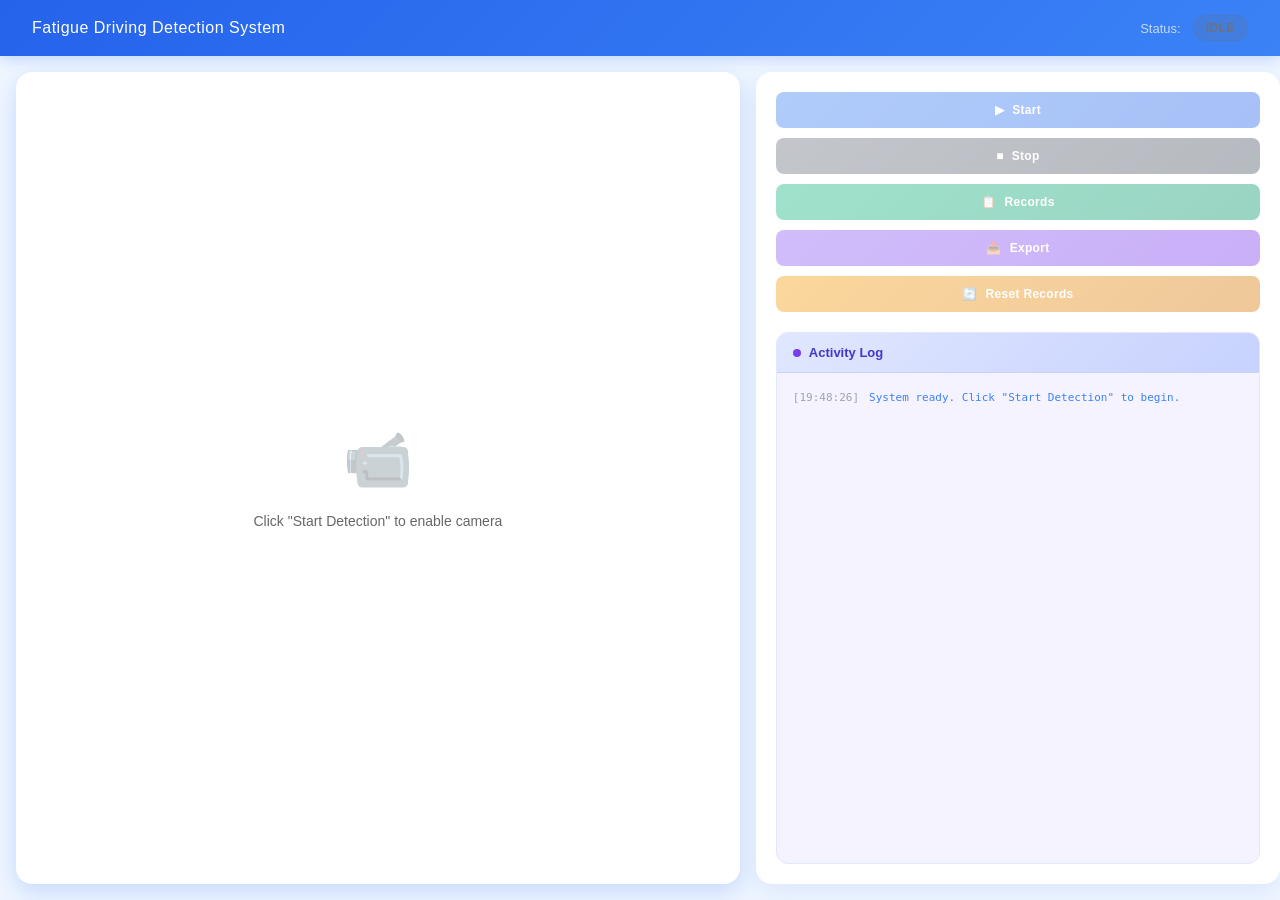
<file: index.html>
<!DOCTYPE html>
<html lang="en">
<head>
    <meta charset="UTF-8">
    <meta name="viewport" content="width=device-width, initial-scale=1.0">
    <title>Fatigue Driving Detection System</title>
    <style>
        /* ==================== CSS Reset & Base Styles ==================== */
        * {
            margin: 0;
            padding: 0;
            box-sizing: border-box;
        }

        :root {
            --primary-900: #1e3a5f;
            --primary-700: #2563eb;
            --primary-500: #3b82f6;
            --primary-300: #60a5fa;
            --primary-100: #dbeafe;
            --primary-50: #eff6ff;
            
            --status-idle: #6b7280;
            --status-active: #2563eb;
            --status-warning: #f59e0b;
            --status-danger: #dc2626;
            --status-success: #059669;
            
            --neutral-white: #ffffff;
            --neutral-100: #f3f4f6;
            --neutral-200: #e5e7eb;
            --neutral-500: #6b7280;
            --neutral-700: #374151;
        }

        body {
            font-family: -apple-system, BlinkMacSystemFont, 'Segoe UI', Roboto, Oxygen, Ubuntu, sans-serif;
            height: 100vh;
            overflow: hidden;
            background-color: var(--primary-50);
        }

        /* ==================== Header / Status Bar ==================== */
        .status-bar {
            width: 100%;
            height: 56px;
            background: linear-gradient(135deg, var(--primary-700) 0%, var(--primary-500) 100%);
            display: flex;
            justify-content: space-between;
            align-items: center;
            padding: 0 32px;
            box-shadow: 0 4px 12px rgba(37, 99, 235, 0.2);
        }

        .project-name {
            color: #fff;
            font-size: 18px;
            font-weight: 500;
            letter-spacing: 0.5px;
        }

        .detection-status {
            display: flex;
            align-items: center;
            gap: 12px;
        }

        .status-label {
            color: rgba(255, 255, 255, 0.7);
            font-size: 13px;
        }

        .user-center-btn {
            padding: 8px 16px;
            background: rgba(255, 255, 255, 0.15);
            color: #fff;
            border: none;
            border-radius: 6px;
            font-size: 13px;
            font-weight: 500;
            cursor: pointer;
            transition: all 0.25s ease;
            text-decoration: none;
            display: flex;
            align-items: center;
            gap: 6px;
        }

        .user-center-btn:hover {
            background: rgba(255, 255, 255, 0.25);
        }

        .current-user {
            color: #bfdbfe;
            font-weight: 600;
            margin-right: 12px;
        }

        .status-value {
            padding: 6px 16px;
            border-radius: 20px;
            font-size: 13px;
            font-weight: 600;
            transition: all 0.3s ease;
            text-transform: uppercase;
            letter-spacing: 0.5px;
        }

        /* Status color variants */
        .status-value.idle {
            background-color: rgba(107, 114, 128, 0.2);
            color: var(--status-idle);
            border: 1px solid rgba(107, 114, 128, 0.3);
        }

        .status-value.active {
            background-color: rgba(37, 99, 235, 0.2);
            color: var(--primary-700);
            border: 1px solid rgba(37, 99, 235, 0.3);
        }

        .status-value.warning {
            background-color: rgba(245, 158, 11, 0.2);
            color: var(--status-warning);
            border: 1px solid rgba(245, 158, 11, 0.4);
            animation: pulse 1.5s infinite;
        }

        @keyframes pulse {
            0%, 100% { opacity: 1; }
            50% { opacity: 0.7; }
        }

        /* ==================== Main Container ==================== */
        .main-container {
            display: flex;
            height: calc(100vh - 56px);
            padding: 20px;
            gap: 20px;
        }

        /* ==================== Camera Section (60%) ==================== */
        .camera-section {
            flex: 0 0 60%;
            display: flex;
            justify-content: center;
            align-items: center;
            position: relative;
        }

        .video-container {
            width: 100%;
            height: 100%;
            border-radius: 16px;
            overflow: hidden;
            background-color: #ffffff;
            display: flex;
            justify-content: center;
            align-items: center;
            box-shadow: 0 8px 24px rgba(37, 99, 235, 0.2);
            position: relative;
        }

        #videoElement {
            width: 100%;
            height: 100%;
            object-fit: cover;
            display: none;
        }

        .camera-placeholder {
            color: rgba(0, 0, 0, 0.5);
            font-size: 16px;
            text-align: center;
            padding: 40px;
        }

        .camera-placeholder .icon {
            font-size: 56px;
            margin-bottom: 20px;
            display: block;
            opacity: 0.6;
        }

        .camera-placeholder p {
            color: rgba(0, 0, 0, 0.6);
            font-size: 14px;
        }

        /* ==================== Canvas for Detection Boxes ==================== */
        #detectionCanvas {
            position: absolute;
            top: 0;
            left: 0;
            width: 100%;
            height: 100%;
            pointer-events: none;
            z-index: 5;
        }

        /* Detection Status Text */
        #detectionStatusText {
            position: absolute;
            top: 16px;
            left: 50%;
            transform: translateX(-50%);
            padding: 8px 20px;
            border-radius: 20px;
            font-size: 14px;
            font-weight: 600;
            display: none;
            z-index: 15;
            backdrop-filter: blur(8px);
            box-shadow: 0 2px 12px rgba(0, 0, 0, 0.15);
        }

        #detectionStatusText.normal {
            background-color: rgba(5, 150, 105, 0.9);
            color: #fff;
        }

        #detectionStatusText.warning {
            background-color: rgba(220, 38, 38, 0.9);
            color: #fff;
            animation: statusPulse 0.5s infinite;
        }

        @keyframes statusPulse {
            0%, 100% { opacity: 1; }
            50% { opacity: 0.7; }
        }

        /* No Face Detected Message */
        #noFaceMessage {
            position: absolute;
            top: 50%;
            left: 50%;
            transform: translate(-50%, -50%);
            padding: 12px 24px;
            background-color: rgba(0, 0, 0, 0.7);
            color: #fff;
            border-radius: 8px;
            font-size: 14px;
            display: none;
            z-index: 10;
        }

        /* Real-time Status Overlay */
        .status-overlay {
            position: absolute;
            top: 16px;
            right: 16px;
            padding: 8px 16px;
            border-radius: 6px;
            font-size: 13px;
            font-weight: 600;
            display: none;
            z-index: 10;
            backdrop-filter: blur(8px);
        }

        .status-overlay.normal {
            background-color: rgba(37, 99, 235, 0.85);
            color: #fff;
            box-shadow: 0 2px 12px rgba(37, 99, 235, 0.3);
        }

        .status-overlay.fatigue {
            background-color: rgba(220, 38, 38, 0.85);
            color: #fff;
            box-shadow: 0 2px 12px rgba(220, 38, 38, 0.3);
            animation: pulse-overlay 1s infinite;
        }

        .status-overlay.exception {
            background-color: rgba(245, 158, 11, 0.85);
            color: #fff;
            box-shadow: 0 2px 12px rgba(245, 158, 11, 0.3);
        }

        @keyframes pulse-overlay {
            0%, 100% { opacity: 1; transform: scale(1); }
            50% { opacity: 0.85; transform: scale(1.02); }
        }

        /* ==================== Operation Section (40%) ==================== */
        .operation-section {
            flex: 0 0 40%;
            background-color: var(--neutral-white);
            padding: 24px;
            border-radius: 16px;
            display: flex;
            flex-direction: column;
            position: relative;
            box-shadow: 0 8px 24px rgba(37, 99, 235, 0.1);
        }

        /* Warning Popup */
        .warning-popup {
            position: absolute;
            top: -14px;
            left: 50%;
            transform: translateX(-50%);
            background: linear-gradient(135deg, #dc2626 0%, #b91c1c 100%);
            color: #fff;
            padding: 12px 28px;
            border-radius: 6px;
            font-size: 14px;
            font-weight: 600;
            display: none;
            z-index: 100;
            box-shadow: 0 6px 16px rgba(220, 38, 38, 0.3);
            animation: slideDown 0.35s cubic-bezier(0.4, 0, 0.2, 1);
            white-space: nowrap;
        }

        .warning-popup::after {
            content: '';
            position: absolute;
            bottom: -7px;
            left: 50%;
            transform: translateX(-50%);
            border-width: 7px 7px 0;
            border-style: solid;
            border-color: #b91c1c transparent transparent;
        }

        @keyframes slideDown {
            from {
                opacity: 0;
                transform: translateX(-50%) translateY(-15px);
            }
            to {
                opacity: 1;
                transform: translateX(-50%) translateY(0);
            }
        }

        /* Button Group */
        .button-group {
            display: grid;
            grid-template-columns: 1fr 1fr;
            gap: 10px;
            margin-bottom: 20px;
        }

        .btn {
            width: 100%;
            padding: 12px 16px;
            border: none;
            border-radius: 8px;
            font-size: 13px;
            font-weight: 600;
            cursor: pointer;
            transition: all 0.25s ease;
            display: flex;
            align-items: center;
            justify-content: center;
            gap: 8px;
            letter-spacing: 0.3px;
        }

        .btn-full {
            grid-column: 1 / -1;
        }

        .btn-start {
            background: linear-gradient(135deg, #3b82f6 0%, #2563eb 100%);
            color: #fff;
        }

        .btn-start:hover:not(:disabled) {
            transform: translateY(-2px);
            box-shadow: 0 6px 20px rgba(59, 130, 246, 0.35);
        }

        .btn-stop {
            background: linear-gradient(135deg, #6b7280 0%, #4b5563 100%);
            color: #fff;
        }

        .btn-stop:hover:not(:disabled) {
            background: linear-gradient(135deg, #ef4444 0%, #dc2626 100%);
            box-shadow: 0 6px 20px rgba(239, 68, 68, 0.35);
        }

        .btn-records {
            background: linear-gradient(135deg, #10b981 0%, #059669 100%);
            color: #fff;
        }

        .btn-records:hover:not(:disabled) {
            transform: translateY(-2px);
            box-shadow: 0 6px 20px rgba(16, 185, 129, 0.35);
        }

        .btn-export {
            background: linear-gradient(135deg, #8b5cf6 0%, #7c3aed 100%);
            color: #fff;
        }

        .btn-export:hover:not(:disabled) {
            transform: translateY(-2px);
            box-shadow: 0 6px 20px rgba(139, 92, 246, 0.35);
        }

        .btn-reset {
            background: linear-gradient(135deg, #f59e0b 0%, #d97706 100%);
            color: #fff;
        }

        .btn-reset:hover:not(:disabled) {
            transform: translateY(-2px);
            box-shadow: 0 6px 20px rgba(245, 158, 11, 0.35);
        }

        .btn:disabled {
            opacity: 0.4;
            cursor: not-allowed;
            transform: none !important;
        }

        .btn:active:not(:disabled) {
            transform: translateY(0);
        }

        /* Log Section */
        .log-section {
            flex: 1;
            border: 1px solid #e0e7ff;
            border-radius: 12px;
            background-color: #f5f3ff;
            overflow: hidden;
            display: flex;
            flex-direction: column;
        }

        .log-header {
            padding: 12px 16px;
            background: linear-gradient(135deg, #e0e7ff 0%, #c7d2fe 100%);
            border-bottom: 1px solid #c7d2fe;
            font-size: 13px;
            font-weight: 600;
            color: #4338ca;
            display: flex;
            align-items: center;
            gap: 8px;
        }

        .log-header::before {
            content: '';
            display: inline-block;
            width: 8px;
            height: 8px;
            border-radius: 50%;
            background-color: #7c3aed;
        }

        .log-content {
            flex: 1;
            padding: 12px 16px;
            overflow-y: auto;
            font-family: 'SF Mono', 'Monaco', 'Inconsolata', monospace;
            font-size: 12px;
            line-height: 1.7;
            color: #6b7280;
        }

        .log-content::-webkit-scrollbar {
            width: 5px;
        }

        .log-content::-webkit-scrollbar-track {
            background: transparent;
        }

        .log-content::-webkit-scrollbar-thumb {
            background: #d1d5db;
            border-radius: 3px;
        }

        .log-item {
            margin-bottom: 6px;
            padding: 4px 0;
            border-bottom: 1px solid #f3f4f6;
        }

        .log-item:last-child {
            border-bottom: none;
        }

        .log-item .time {
            color: #9ca3af;
            margin-right: 10px;
            font-size: 11px;
        }

        .log-item.info { color: #3b82f6; }
        .log-item.success { color: #10b981; }
        .log-item.warning { color: #f59e0b; }
        .log-item.error { color: #ef4444; }

        /* ==================== Responsive Design ==================== */
        
        /* 1920x1080 (Full HD) */
        @media screen and (min-width: 1600px) {
            .main-container {
                padding: 24px;
                gap: 24px;
            }
            
            .project-name {
                font-size: 20px;
            }
            
            .btn {
                padding: 14px 20px;
                font-size: 14px;
            }
            
            .log-content {
                font-size: 13px;
            }
        }

        /* 1366x768 */
        @media screen and (max-width: 1366px) {
            .main-container {
                padding: 16px;
                gap: 16px;
            }

            .project-name {
                font-size: 16px;
            }

            .status-value {
                padding: 5px 12px;
                font-size: 12px;
            }

            .btn {
                padding: 11px 14px;
                font-size: 12px;
            }

            .operation-section {
                padding: 20px;
            }

            .log-content {
                font-size: 11px;
            }
        }

        /* 1280x720 */
        @media screen and (max-width: 1280px) {
            .camera-section {
                flex: 0 0 58%;
            }

            .operation-section {
                flex: 0 0 42%;
            }

            .button-group {
                grid-template-columns: 1fr;
            }

            .btn-full {
                grid-column: 1;
            }
        }

        /* 1024x768 and below */
        @media screen and (max-width: 1024px) {
            .status-bar {
                padding: 0 20px;
            }

            .camera-section {
                flex: 0 0 55%;
            }

            .operation-section {
                flex: 0 0 45%;
            }

            .project-name {
                font-size: 14px;
            }

            .status-label {
                display: none;
            }
        }

        /* Small screens */
        @media screen and (max-width: 768px) {
            .main-container {
                flex-direction: column;
                padding: 12px;
                gap: 12px;
            }

            .camera-section,
            .operation-section {
                flex: 0 0 auto;
            }

            .camera-section {
                height: 40vh;
            }

            .operation-section {
                height: auto;
                min-height: 300px;
            }
        }
    </style>
</head>
<body>
    <!-- Header -->
    <header class="status-bar">
        <div class="project-name">Fatigue Driving Detection System</div>
        <div class="detection-status">
            <span id="currentUserDisplay" class="current-user" style="display: none;"></span>
            <a id="userCenterLink" href="login.html" class="user-center-btn" style="display: none;">
                <span>&#128100;</span> User Center
            </a>
            <span class="status-label">Status:</span>
            <span id="statusValue" class="status-value idle">Idle</span>
        </div>
    </header>

    <!-- Main Content -->
    <main class="main-container">
        <!-- Camera Section -->
        <section class="camera-section">
            <div class="video-container">
                <video id="videoElement" autoplay playsinline></video>
                <canvas id="detectionCanvas"></canvas>
                <div id="cameraPlaceholder" class="camera-placeholder">
                    <span class="icon">&#128249;</span>
                    <p>Click "Start Detection" to enable camera</p>
                </div>
                <!-- Detection Status Text -->
                <div id="detectionStatusText" class="detection-status-text normal">Normal Detection</div>
                <!-- No Face Message -->
                <div id="noFaceMessage">No face detected</div>
                <!-- Real-time Status Overlay -->
                <div id="statusOverlay" class="status-overlay normal">Normal</div>
            </div>
        </section>

        <!-- Operation Section -->
        <section class="operation-section">
            <!-- Warning Popup -->
            <div id="warningPopup" class="warning-popup">
                &#9888; Fatigue Warning: <span id="warningType">Eye Closed</span>
            </div>

            <!-- Button Group -->
            <div class="button-group">
                <button id="btnStart" class="btn btn-start">
                    <span>&#9654;</span> Start
                </button>
                <button id="btnStop" class="btn btn-stop" disabled>
                    <span>&#9632;</span> Stop
                </button>
                <button id="btnRecords" class="btn btn-records">
                    <span>&#128203;</span> Records
                </button>
                <button id="btnExport" class="btn btn-export">
                    <span>&#128229;</span> Export
                </button>
                <button id="btnReset" class="btn btn-reset btn-full">
                    <span>&#128260;</span> Reset Records
                </button>
            </div>

            <!-- Log Section -->
            <div class="log-section">
                <div class="log-header">Activity Log</div>
                <div id="logContent" class="log-content"></div>
            </div>
        </section>
    </main>

    <script>
        /**
         * ========================================
         * Fatigue Driving Detection System
         * Frontend Interactive Logic
         * Developer: Member 1
         * Date: 2026-03-01
         * ========================================
         */

        // ==================== Global Configuration ====================
        /**
         * Detection Configuration Parameters
         */
        const DETECTION_CONFIG = {
            // Frame Rate Control
            frameRate: 30,                   
            processInterval: 100,            
            
            // Box Colors
            colors: {
                face: { normal: '#ff8c00', warning: '#dc2626' },      
                eye: { normal: '#22c55e', warning: '#dc2626' },      
                head: { normal: '#eab308', warning: '#dc2626' }       
            },
            
            // Border Width
            borderWidth: {
                face: 3,
                eye: 2,
                head: 2
            },
            
            // Detection Thresholds
            thresholds: {
                eyeOpenRatio: 0.25,           
                eyeClosedDuration: 300,       
                headTiltAngle: 15,           
                nodInterval: 800
            },
            
            // Flash Interval
            flashInterval: 500,
            
            // Text Style
            textStyle: {
                fontSize: 14,
                fontFamily: 'Arial, sans-serif',
                color: '#ffffff',
                strokeColor: '#000000',
                strokeWidth: 2,
                backgroundColor: 'rgba(0, 0, 0, 0.6)',
                padding: '4px 8px',
                borderRadius: 4
            }
        };

        // ==================== Global Variables ====================
        let mediaStream = null;
        let isDetecting = false;
        let detectionTimer = null;
        let canvasContext = null;
        let animationFrameId = null;
        
        // Canvas size
        let canvasWidth = 0;
        let canvasHeight = 0;
        
        // Flashing state
        let flashState = false;
        let flashTimer = null;
        
        // Detection status data
        let currentDetectionData = {
            faceDetected: false,
            faceBox: null,            // {x, y, width, height}
            leftEyeBox: null,         // {x, y, width, height}
            rightEyeBox: null,        // {x, y, width, height}
            headBox: null,            // {x, y, width, height}
            eyeOpenRatio: 1.0,         // Eyelid opening and closing degree
            eyeClosedDuration: 0,     // Duration of eye closure (ms)
            headTiltAngle: 0,         // Head tilt angle (degrees)
            nodInterval: 0,          // Head nodding interval (ms)
            status: 'normal'          // normal/warning
        };
        
        // Time statistics
        let eyeClosedStartTime = null;
        let lastNodTime = null;
        
        const PROCESS_INTERVAL = 100;
        const STORAGE_KEY = 'currentUser';

        // ==================== DOM Elements ====================
        const videoElement = document.getElementById('videoElement');
        const cameraPlaceholder = document.getElementById('cameraPlaceholder');
        const statusValue = document.getElementById('statusValue');
        const statusOverlay = document.getElementById('statusOverlay');
        const warningPopup = document.getElementById('warningPopup');
        const warningType = document.getElementById('warningType');
        const logContent = document.getElementById('logContent');
        const btnStart = document.getElementById('btnStart');
        const btnStop = document.getElementById('btnStop');
        const btnRecords = document.getElementById('btnRecords');
        const btnExport = document.getElementById('btnExport');
        const btnReset = document.getElementById('btnReset');
        const currentUserDisplay = document.getElementById('currentUserDisplay');
        const userCenterLink = document.getElementById('userCenterLink');
        
        // Canvas - Detection Canvas
        const detectionCanvas = document.getElementById('detectionCanvas');
        const detectionStatusText = document.getElementById('detectionStatusText');
        const noFaceMessage = document.getElementById('noFaceMessage');

        // ==================== Initialization ====================
        /**
         * Initialize page function
         * Binds event listeners and initializes page state
         * @returns {void}
         */
        function initPage() {
            // Check login status first
            checkLoginStatus();
            
            // Initialize Canvas
            initCanvas();
            
            // Start flash timer
            startFlashTimer();
            
            // Release resources on page unload
            window.addEventListener('beforeunload', releaseResources);
            
            btnStart.addEventListener('click', handleStartDetection);
            btnStop.addEventListener('click', handleStopDetection);
            btnRecords.addEventListener('click', handleViewRecords);
            btnExport.addEventListener('click', handleExportRecords);
            btnReset.addEventListener('click', handleResetRecords);

            addLog('System ready. Click "Start Detection" to begin.', 'info');
        }

        // ==================== Canvas Initialization ====================
        function initCanvas() {
            const videoContainer = document.querySelector('.video-container');
            canvasWidth = videoContainer.clientWidth;
            canvasHeight = videoContainer.clientHeight;
            
            detectionCanvas.width = canvasWidth;
            detectionCanvas.height = canvasHeight;
            
            canvasContext = detectionCanvas.getContext('2d');
            
            console.log('[Canvas] Initialized:', canvasWidth, 'x', canvasHeight);
        }

        // ==================== Flash Timer ====================
        /**
         * Start flash timer
         * Used to control the flashing effect of the warning box
         * @returns {void}
         */
        function startFlashTimer() {
            flashTimer = setInterval(() => {
                flashState = !flashState;
            }, DETECTION_CONFIG.flashInterval);
        }

        // ==================== Resource Management ====================
        /**
         * Release all resources
         * Called when the page is closed to ensure the release of camera resources
         * @returns {void}
         */
        function releaseResources() {
            stopFrameProcessing();
            stopCamera();
            if (flashTimer) {
                clearInterval(flashTimer);
                flashTimer = null;
            }
            if (animationFrameId) {
                cancelAnimationFrame(animationFrameId);
                animationFrameId = null;
            }
        }

        /**
         * ========================================
         * Login Status Check Function
         * ========================================
         * Function: Verify login status and control the permissions of buttons on the home page
         * 
         * Rules：
         * - Not logged in: Disable core buttons and redirect to the login page.
         * - Logged in: Display account information and show the personal center entry.
         * 
         * @returns {void}
         */
        function checkLoginStatus() {
            const currentUser = localStorage.getItem(STORAGE_KEY);
            
            if (!currentUser) {
                // Not logged in - disable core buttons
                btnStart.disabled = true;
                btnRecords.disabled = true;
                btnExport.disabled = true;
                btnReset.disabled = true;
                
                // Hide user center link
                userCenterLink.style.display = 'none';
                currentUserDisplay.style.display = 'none';
                
                console.log('[Login] Not logged in - buttons disabled');
            } else {
                // Logged in - show user info
                currentUserDisplay.textContent = currentUser;
                currentUserDisplay.style.display = 'inline';
                
                // Update user center link to point to user-center.html
                userCenterLink.href = 'user-center.html';
                userCenterLink.style.display = 'flex';
                
                // Enable core buttons
                btnStart.disabled = false;
                btnRecords.disabled = false;
                btnExport.disabled = false;
                btnReset.disabled = false;
                
                console.log('[Login] Logged in as:', currentUser);
            }
        }

        // ==================== Camera Functions ====================
        /**
         * Request camera permission and start camera
         * @returns {Promise<boolean>}
         */
        async function requestCamera() {
            try {
                mediaStream = await navigator.mediaDevices.getUserMedia({
                    video: {
                        width: { ideal: 1280 },
                        height: { ideal: 720 },
                        facingMode: 'user'
                    },
                    audio: false
                });

                videoElement.srcObject = mediaStream;
                videoElement.style.display = 'block';
                cameraPlaceholder.style.display = 'none';
                
                videoElement.onloadedmetadata = function() {
                    initCanvas();
                    startCanvasRenderLoop();
                };

                addLog('Camera started successfully.', 'success');
                return true;

            } catch (error) {
                console.error('Camera request failed:', error);
                addLog('Camera permission denied: ' + error.message, 'error');
                handleCameraError(error);
                return false;
            }
        }

        // ==================== Canvas Render Loop ====================
        /**
         * Start Canvas render loop
         * Continuously draw the detection frame body
         * @returns {void}
         */
        function startCanvasRenderLoop() {
            function render() {
                if (isDetecting) {
                    canvasContext.clearRect(0, 0, canvasWidth, canvasHeight);
                    
                    // Draw the detection box
                    drawDetectionBoxes();
                    
                    // Update status message
                    updateDetectionStatusText();
                }
                animationFrameId = requestAnimationFrame(render);
            }
            render();
        }

        // ==================== Box Drawing Functions ====================
        /**
         * Draw all detection boxes
         * Including the areas of the face, eyes, head and mouth
         * @returns {void}
         */
        function drawDetectionBoxes() {
            // 
            if (!currentDetectionData.faceDetected) {
                noFaceMessage.style.display = 'block';
                return;
            }
            
            noFaceMessage.style.display = 'none';
            
            const data = currentDetectionData;
             
            const scaleX = canvasWidth / (videoElement.videoWidth || 1280);
            const scaleY = canvasHeight / (videoElement.videoHeight || 720);
            
            if (data.faceBox) {
                drawBox(data.faceBox, DETECTION_CONFIG.colors.face, DETECTION_CONFIG.borderWidth.face, scaleX, scaleY);
            }
            
            if (data.leftEyeBox) {
                const eyeColor = getEyeWarningColor(data);
                drawBox(data.leftEyeBox, eyeColor, DETECTION_CONFIG.borderWidth.eye, scaleX, scaleY);
            }
            if (data.rightEyeBox) {
                const eyeColor = getEyeWarningColor(data);
                drawBox(data.rightEyeBox, eyeColor, DETECTION_CONFIG.borderWidth.eye, scaleX, scaleY);
            }
            
            if (data.headBox) {
                const headColor = getHeadWarningColor(data);
                drawBox(data.headBox, headColor, DETECTION_CONFIG.borderWidth.head, scaleX, scaleY);
                
                // Draw head warning text if needed
                if (isHeadNodWarning(data)) {
                    drawWarningText('Head Nod Warning', data.headBox, scaleX, scaleY);
                }
            }
        }

        /**
         *  - Draw single rectangle box
         * @param {Object} box - {x, y, width, height}
         * @param {Object} colors - {normal, warning}
         * @param {number} borderWidth
         * @param {number} scaleX
         * @param {number} scaleY
         * @returns {void}
         */
        function drawBox(box, colors, borderWidth, scaleX, scaleY) {
            if (!box) return;
            
            const x = box.x * scaleX;
            const y = box.y * scaleY;
            const width = box.width * scaleX;
            const height = box.height * scaleY;
            
            //  Canvas 
            const clampedX = Math.max(0, Math.min(x, canvasWidth - width));
            const clampedY = Math.max(0, Math.min(y, canvasHeight - height));
            const clampedWidth = Math.min(width, canvasWidth - clampedX);
            const clampedHeight = Math.min(height, canvasHeight - clampedY);
            
            // 
            const isWarning = (colors.warning && flashState);
            const color = isWarning ? colors.warning : colors.normal;
            
            canvasContext.strokeStyle = color;
            canvasContext.lineWidth = borderWidth;
            canvasContext.strokeRect(clampedX, clampedY, clampedWidth, clampedHeight);
        }

        /**
         *  - Draw warning text
         *  
         * @param {string} text
         * @param {Object} box
         * @param {number} scaleX
         * @param {number} scaleY
         * @returns {void}
         */
        function drawWarningText(text, box, scaleX, scaleY) {
            if (!box) return;
            
            const x = box.x * scaleX;
            const y = box.y * scaleY;
            const width = box.width * scaleX;
            
            const textStyle = DETECTION_CONFIG.textStyle;
            
            canvasContext.font = `${textStyle.fontSize}px ${textStyle.fontFamily}`;
            const textWidth = canvasContext.measureText(text).width;
            const textX = x + (width - textWidth) / 2;
            const textY = y - 10;
            
            // text background
            canvasContext.fillStyle = textStyle.backgroundColor;
            canvasContext.fillRect(textX - 4, textY - textStyle.fontSize, textWidth + 8, textStyle.fontSize + 4);
            
            // text stroke
            canvasContext.strokeStyle = textStyle.strokeColor;
            canvasContext.lineWidth = textStyle.strokeWidth;
            canvasContext.strokeText(text, textX, textY);
            
            // text fill
            canvasContext.fillStyle = textStyle.color;
            canvasContext.fillText(text, textX, textY);
        }

        // ==================== Status Determination Functions ====================
        /**
         * Get eye warning color
         * @param {Object} data
         * @returns {string}
         */
        function getEyeWarningColor(data) {
            const config = DETECTION_CONFIG.thresholds;
            // If eyelid openness below threshold and duration exceeds threshold, flash red
            if (data.eyeOpenRatio < config.eyeOpenRatio && 
                data.eyeClosedDuration >= config.eyeClosedDuration) {
                return DETECTION_CONFIG.colors.eye.warning;
            }
            return DETECTION_CONFIG.colors.eye.normal;
        }

        /**
         * Get head warning color
         * @param {Object} data
         * @returns {string}
         */
        function getHeadWarningColor(data) {
            const config = DETECTION_CONFIG.thresholds;
            // If head tilt exceeds threshold and nod interval is less than threshold, flash red
            if (Math.abs(data.headTiltAngle) >= config.headTiltAngle && 
                data.nodInterval < config.nodInterval) {
                return DETECTION_CONFIG.colors.head.warning;
            }
            return DETECTION_CONFIG.colors.head.normal;
        }

        /**
         * Check if head nod warning
         * @param {Object} data
         * @returns {boolean}
         */
        function isHeadNodWarning(data) {
            const config = DETECTION_CONFIG.thresholds;
            return Math.abs(data.headTiltAngle) >= config.headTiltAngle && 
                   data.nodInterval < config.nodInterval;
        }

        // ==================== Status Text Update ====================
        /**
         * Update detection status text
         * @returns {void}
         */
        function updateDetectionStatusText() {
            if (!currentDetectionData.faceDetected) {
                detectionStatusText.style.display = 'none';
                return;
            }
            
            detectionStatusText.style.display = 'block';
            
            const data = currentDetectionData;
            const config = DETECTION_CONFIG.thresholds;
            let statusText = '';
            let isWarning = false;
            
            // Determine various warning states
            if (data.eyeOpenRatio < config.eyeOpenRatio && data.eyeClosedDuration >= config.eyeClosedDuration) {
                statusText = 'Eye Closure Fatigue Warning';
                isWarning = true;
            } else if (isHeadNodWarning(data)) {
                statusText = 'Frequent Nod Warning';
                isWarning = true;
            } else {
                statusText = 'Normal Detection';
                isWarning = false;
            }
            
            detectionStatusText.textContent = statusText;
            detectionStatusText.className = isWarning ? 'warning' : 'normal';
        }

        // ==================== Error Handling ====================
        /**
         * Handle camera error
         * @param {Error} error
         * @returns {void}
         */
        function handleCameraError(error) {
            let errorMessage = 'Camera error';
            
            if (error.name === 'NotAllowedError') {
                errorMessage = 'Camera permission denied. Please allow camera access.';
            } else if (error.name === 'NotFoundError') {
                errorMessage = 'No camera found. Please connect a camera.';
            } else if (error.name === 'NotReadableError') {
                errorMessage = 'Camera is already in use by another application.';
            }
            
            addLog(errorMessage, 'error');
            updateStatus('idle');
            updateRealTimeStatus('exception');
            
            // Display error message
            cameraPlaceholder.innerHTML = `
                <span class="icon">&#9888;</span>
                <p>${errorMessage}</p>
                <p style="font-size: 12px; margin-top: 10px;">Please refresh and try again</p>
            `;
            cameraPlaceholder.style.display = 'block';
        }

        /**
         * Stop camera capture
         * @returns {void}
         */
        function stopCamera() {
            // Stop Canvas rendering
            if (animationFrameId) {
                cancelAnimationFrame(animationFrameId);
                animationFrameId = null;
            }
            
            // Clear Canvas
            if (canvasContext) {
                canvasContext.clearRect(0, 0, canvasWidth, canvasHeight);
            }
            
            if (mediaStream) {
                mediaStream.getTracks().forEach(track => {
                    track.stop();
                });
                mediaStream = null;
            }

            videoElement.srcObject = null;
            videoElement.style.display = 'none';
            cameraPlaceholder.style.display = 'block';
            
            // Hide status text
            detectionStatusText.style.display = 'none';
            noFaceMessage.style.display = 'none';
        }

        // ==================== Status Management ====================
        /**
         * Update detection status (header)
         * @param {string} status - 'idle' | 'active' | 'warning'
         * @returns {void}
         */
        function updateStatus(status) {
            statusValue.classList.remove('idle', 'active', 'warning');

            switch (status) {
                case 'idle':
                    statusValue.textContent = 'Idle';
                    statusValue.classList.add('idle');
                    break;
                case 'active':
                    statusValue.textContent = 'Active';
                    statusValue.classList.add('active');
                    break;
                case 'warning':
                    statusValue.textContent = 'Warning';
                    statusValue.classList.add('warning');
                    break;
                default:
                    break;
            }
        }

        /**
         * Update real-time status overlay (camera section)
         * @param {string} type - 'normal' | 'fatigue' | 'exception'
         * @returns {void}
         */
        function updateRealTimeStatus(type) {
            statusOverlay.classList.remove('normal', 'fatigue', 'exception');
            
            switch (type) {
                case 'normal':
                    statusOverlay.textContent = 'Normal';
                    statusOverlay.classList.add('normal');
                    statusOverlay.style.display = 'block';
                    break;
                case 'fatigue':
                    statusOverlay.textContent = 'Fatigue';
                    statusOverlay.classList.add('fatigue');
                    statusOverlay.style.display = 'block';
                    break;
                case 'exception':
                    statusOverlay.textContent = 'Exception';
                    statusOverlay.classList.add('exception');
                    statusOverlay.style.display = 'block';
                    break;
                default:
                    statusOverlay.style.display = 'none';
            }
        }

        /**
         * Show warning popup
         * @param {string} type - 'eye' | 'nod' | 'both'
         * @returns {void}
         */
        function showWarning(type) {
            let warningText = '';
            switch (type) {
                case 'eye':
                    warningText = 'Eye Closed';
                    break;
                case 'nod':
                    warningText = 'Head Nod';
                    break;
                case 'both':
                    warningText = 'Eye/Head';
                    break;
                default:
                    warningText = 'Fatigue';
            }

            warningType.textContent = warningText;
            warningPopup.style.display = 'block';

            setTimeout(() => {
                hideWarning();
            }, 3000);
        }

        /**
         * Hide warning popup
         * @returns {void}
         */
        function hideWarning() {
            warningPopup.style.display = 'none';
        }

        // ==================== Log Management ====================
        /**
         * Add log entry
         * @param {string} message - Log message
         * @param {string} type - 'info' | 'success' | 'warning' | 'error'
         * @returns {void}
         */
        function addLog(message, type = 'info') {
            const now = new Date();
            const timeStr = now.toLocaleTimeString('en-US', {
                hour12: false,
                hour: '2-digit',
                minute: '2-digit',
                second: '2-digit'
            });

            const logItem = document.createElement('div');
            logItem.className = `log-item ${type}`;
            logItem.innerHTML = `<span class="time">[${timeStr}]</span>${message}`;

            logContent.appendChild(logItem);
            logContent.scrollTop = logContent.scrollHeight;
        }

        // ==================== Button Event Handlers ====================
        /**
         * Handle start detection button click
         * @returns {Promise<void>}
         */
        async function handleStartDetection() {
            if (isDetecting) {
                addLog('Detection already running', 'warning');
                return;
            }

            addLog('Starting detection...', 'info');

            const startResult = await callApiStartDetection();
            
            if (startResult) {
                const cameraSuccess = await requestCamera();
                
                if (cameraSuccess) {
                    isDetecting = true;
                    
                    btnStart.disabled = true;
                    btnStop.disabled = false;
                    
                    updateStatus('active');
                    updateRealTimeStatus('normal');
                    
                    addLog('Detection started - Status: Normal', 'success');

                    startFrameProcessing();
                } else {
                    addLog('Camera failed to start', 'error');
                    updateRealTimeStatus('exception');
                }
            }
        }

        /**
         * Handle stop detection button click
         * @returns {void}
         */
        function handleStopDetection() {
            if (!isDetecting) {
                addLog('Detection not running', 'warning');
                return;
            }

            addLog('Stopping detection...', 'info');

            stopFrameProcessing();
            stopCamera();

            isDetecting = false;
            updateStatus('idle');
            updateRealTimeStatus('exception');
            
            btnStart.disabled = false;
            btnStop.disabled = true;

            addLog('Detection stopped', 'success');
        }

        /**
         * Handle view records button click
         * @returns {Promise<void>}
         */
        async function handleViewRecords() {
            addLog('Fetching records...', 'info');
            await callApiGetRecords();
        }

        /**
         * Handle export records button click
         * @returns {void}
         */
        function handleExportRecords() {
            addLog('Exporting records...', 'info');

            setTimeout(() => {
                addLog('Export feature pending backend integration', 'warning');
            }, 1000);
        }

        /**
         * Handle reset records button click
         * @returns {void}
         */
        function handleResetRecords() {
            addLog('Resetting records...', 'info');
            
            // Call reset records API
            callApiResetRecords();
        }

        // ==================== Frame Processing ====================
        /**
         * Start frame processing timer
         * @returns {void}
         */
        function startFrameProcessing() {
            detectionTimer = setInterval(async () => {
                if (isDetecting && videoElement.readyState === videoElement.HAVE_ENOUGH_DATA) {
                    const base64Image = await captureFrameToBase64();
                    const result = await callApiProcessFrame(base64Image);
                    
                    if (result) {
                        // Update status based on detection result
                        // Using new status field (normal/warning/exception)
                        if (result.status === 'warning' || result.status === 'tired') {
                            updateStatus('warning');
                            updateRealTimeStatus('fatigue');
                            
                            // Show specific warning type
                            const config = DETECTION_CONFIG.thresholds;
                            if (result.eyeOpenRatio && result.eyeOpenRatio < config.eyeOpenRatio) {
                                showWarning('eye');
                            } else if (result.headTiltAngle && Math.abs(result.headTiltAngle) >= config.headTiltAngle) {
                                showWarning('nod');
                            }
                            
                            addLog(`Fatigue detected: ${getFatigueTypeLabel(result)}`, 'warning');
                        } else if (result.status === 'exception' || !result.faceDetected) {
                            // Face not detected
                            updateStatus('warning');
                            updateRealTimeStatus('exception');
                        } else {
                            // Normal state
                            updateStatus('active');
                            updateRealTimeStatus('normal');
                        }
                    }
                }
            }, PROCESS_INTERVAL);
        }

        /**
         * Get fatigue type label
         * @param {Object} result
         * @returns {string}
         */
        function getFatigueTypeLabel(result) {
            const config = DETECTION_CONFIG.thresholds;
            
            if (result.eyeOpenRatio < config.eyeOpenRatio) {
                return 'Eye Closed';
            }
            if (Math.abs(result.headTiltAngle) >= config.headTiltAngle) {
                return 'Head Nod';
            }
            return 'Fatigue';
        }

        /**
         * Stop frame processing timer
         * @returns {void}
         */
        function stopFrameProcessing() {
            if (detectionTimer) {
                clearInterval(detectionTimer);
                detectionTimer = null;
            }
        }

        /**
         * Capture video frame and convert to Base64
         * @returns {Promise<string>}
         */
        async function captureFrameToBase64() {
            const canvas = document.createElement('canvas');
            canvas.width = videoElement.videoWidth;
            canvas.height = videoElement.videoHeight;
            
            const ctx = canvas.getContext('2d');
            ctx.drawImage(videoElement, 0, 0, canvas.width, canvas.height);
            
            return canvas.toDataURL('image/jpeg', 0.8).split(',')[1];
        }

        // ==================== API Placeholder Functions ====================
        
        /**
         * ========================================
         * Call Member 5 Data Record Module
         * ========================================
         * Purpose: Filter records by account (integration with Member 5 data module)
         * Params: currentUser - Current logged-in username (from localStorage)
         * Returns: Array - List of records for the account, same format as original system
         *
         * Collaboration notes: Member 5 should adjust storage/read logic
         * - Storage filename format: "{username}_fatigue_records.txt"
         * - Reading: only load the TXT file for the current account
         *
         * @param {string} currentUser - Current logged in username
         * @returns {Promise<Array>} - Array of record objects {time, type}
         */
        async function getUserRecords(currentUser) {
            const apiUrl = '/get_user_records';
            console.log(`[API] Fetching records for user: ${currentUser}`);

            try {
                // Production code - call member 5's API:
                // const response = await fetch(`${apiUrl}?user=${currentUser}`, {
                //     method: 'GET',
                //     headers: { 'Content-Type': 'application/json' }
                // });
                // const result = await response.json();

                // Mock response
                const mockResult = {
                    records: [
                        { time: '2026-03-01 14:30:00', type: 'eye' },
                        { time: '2026-03-01 14:25:30', type: 'nod' },
                        { time: '2026-03-01 14:20:15', type: 'eye' }
                    ]
                };

                console.log('[API Response] User records:', mockResult);
                return mockResult.records;

            } catch (error) {
                console.error('[API Error]', error);
                return [];
            }
        }

        /**
         * /start_detection API placeholder
         * Endpoint: POST /start_detection
         * Params: { "action": "start" }
         * Response: { "code": 200, "msg": "Detection started", "status": "running" }
         * @returns {Promise<boolean>}
         */
        async function callApiStartDetection() {
            const apiUrl = '/start_detection';
            const requestData = { action: 'start' };

            console.log('[API] POST', apiUrl, requestData);

            try {
                // Production code:
                // const response = await fetch(apiUrl, {
                //     method: 'POST',
                //     headers: { 'Content-Type': 'application/json' },
                //     body: JSON.stringify(requestData)
                // });
                // const result = await response.json();

                const mockResult = {
                    code: 200,
                    msg: 'Detection started',
                    status: 'running'
                };

                if (mockResult.code === 200) {
                    console.log('[API Response] Start success:', mockResult);
                    return true;
                } else {
                    console.error('[API Response] Start failed:', mockResult);
                    return false;
                }

            } catch (error) {
                console.error('[API Error]', error);
                return true;
            }
        }

        /**
         * /process_frame API placeholder
         * Endpoint: POST /process_frame
         * Params: { "imageData": "base64_string" }
         * Response: { "status": "normal/tired/exception", "type": "none/eye/nod", "message": "..." }
         * @param {string} base64Image
         * @returns {Promise<object>}
         */
        async function callApiProcessFrame(base64Image) {
            const apiUrl = '/process_frame';
            const requestData = { imageData: base64Image };

            // console.log('[API] POST', apiUrl, 'Frame size:', base64Image.length);

            try {
                // ========================================
                // TODO: Backend API Integration
                // ========================================
                // Production code:
                // const response = await fetch(apiUrl, {
                //     method: 'POST',
                //     headers: { 'Content-Type': 'application/json' },
                //     body: JSON.stringify(requestData)
                // });
                // const result = await response.json();
                //
                // Expected backend response format:
                // {
                //     faceDetected: true/false,
                //     faceBox: { x: 100, y: 50, width: 200, height: 250 },      // face area
                //     leftEyeBox: { x: 120, y: 80, width: 40, height: 20 },    // left eye area
                //     rightEyeBox: { x: 180, y: 80, width: 40, height: 20 },   // right eye area
                //     headBox: { x: 90, y: 40, width: 220, height: 270 },      // head area
                //     mouthBox: { x: 150, y: 180, width: 50, height: 30 },     // mouth area
                //     eyeOpenRatio: 0.3,                                        // eyelid openness (0-1)
                //     eyeClosedDuration: 500,                                  // eye closed duration (ms)
                //     headTiltAngle: 10,                                        // head tilt angle (deg)
                //     nodInterval: 1000,                                        // nod interval (ms)
                //     isYawning: true/false,                                    // is yawning
                //     status: 'normal' / 'warning'                              // overall status
                // }
                // ========================================

                // Mock detection data (for frontend rendering tests)
                // Remove this section when using real backend responses
                const mockResult = generateMockDetectionData();
                
                // Update global detection data
                updateDetectionData(mockResult);
                
                return mockResult;

            } catch (error) {
                console.error('[API Error]', error);
                
                // Set face not detected
                currentDetectionData.faceDetected = false;
                
                return { status: 'exception', type: 'none', message: error.message };
            }
        }

        // ==================== Mock Detection Data ====================
        /**
         * Generate mock detection data
         * @returns {Object}
         */
        function generateMockDetectionData() {
            if (Math.random() < 0.05) {
                return {
                    faceDetected: false,
                    status: 'exception'
                };
            }
            
            const centerX = 640;
            const centerY = 360;
            
            const offsetX = (Math.random() - 0.5) * 100;
            const offsetY = (Math.random() - 0.5) * 80;
            
            // Facial area
            const faceBox = {
                x: centerX - 150 + offsetX,
                y: centerY - 180 + offsetY,
                width: 300,
                height: 360
            };
            
            // The left eye area (above the inner part of the face)
            const leftEyeBox = {
                x: faceBox.x + 50,
                y: faceBox.y + 80,
                width: 80,
                height: 40
            };
            
            // The right eye area 
            const rightEyeBox = {
                x: faceBox.x + 170,
                y: faceBox.y + 80,
                width: 80,
                height: 40
            };
            
            // The head area (slightly larger than the face)
            const headBox = {
                x: faceBox.x - 20,
                y: faceBox.y - 30,
                width: faceBox.width + 40,
                height: faceBox.height + 60
            };
            
            const rand = Math.random();
            let eyeOpenRatio, eyeClosedDuration, headTiltAngle, nodInterval, status;
            
            if (rand < 0.1) {
                // Eye fatigue - Close eyes
                eyeOpenRatio = 0.15 + Math.random() * 0.1;
                eyeClosedDuration = 300 + Math.random() * 500;
                status = 'warning';
            } else if (rand < 0.2) {
                // Head fatigue - Looking down
                eyeOpenRatio = 0.25 + Math.random() * 0.1;
                eyeClosedDuration = 0;
                headTiltAngle = 15 + Math.random() * 20;
                nodInterval = 500 + Math.random() * 300;
                status = 'warning';
            } else {
                // Normal
                eyeOpenRatio = 0.25 + Math.random() * 0.15;
                eyeClosedDuration = 0;
                headTiltAngle = (Math.random() - 0.5) * 20;
                nodInterval = 1000 + Math.random() * 1000;
                status = 'normal';
            }
            
            return {
                faceDetected: true,
                faceBox: faceBox,
                leftEyeBox: leftEyeBox,
                rightEyeBox: rightEyeBox,
                headBox: headBox,
                eyeOpenRatio: eyeOpenRatio,
                eyeClosedDuration: eyeClosedDuration,
                headTiltAngle: headTiltAngle,
                nodInterval: nodInterval,
                status: status
            };
        }

        // ==================== Detection Data Update ====================
        /**
         * Update detection data
         * @param {Object} data
         * @returns {void}
         */
        function updateDetectionData(data) {
            currentDetectionData = { ...currentDetectionData, ...data };
        }

        /**
         * /get_records API placeholder
         * Endpoint: GET /get_records
         * Params: None
         * Response: { "records": [{"time": "timestamp", "type": "eye/nod"}, ...] }
         * @returns {Promise<object>}
         */
        async function callApiGetRecords() {
            const apiUrl = '/get_records';
            console.log('[API] GET', apiUrl);

            try {
                // Production code:
                // const response = await fetch(apiUrl, {
                //     method: 'GET',
                //     headers: { 'Content-Type': 'application/json' }
                // });
                // const result = await response.json();

                const mockResult = {
                    records: [
                        { time: '2026-03-01 14:30:00', type: 'eye' },
                        { time: '2026-03-01 14:25:30', type: 'nod' },
                        { time: '2026-03-01 14:20:15', type: 'eye' }
                    ]
                };

                console.log('[API Response] Records fetched:', mockResult);
                addLog(`Records retrieved: ${mockResult.records.length} entries`, 'success');
                
                return mockResult;

            } catch (error) {
                console.error('[API Error]', error);
                addLog('Failed to fetch records: ' + error.message, 'error');
                return null;
            }
        }

        /**
         * /reset_records API placeholder
         * Endpoint: POST /reset_records
         * Params: { "action": "reset" }
         * Response: { "code": 200, "msg": "Records reset successfully" }
         * @returns {Promise<object>}
         */
        async function callApiResetRecords() {
            const apiUrl = '/reset_records';
            const requestData = { action: 'reset' };

            console.log('[API] POST', apiUrl, requestData);

            try {
                // Production code:
                // const response = await fetch(apiUrl, {
                //     method: 'POST',
                //     headers: { 'Content-Type': 'application/json' },
                //     body: JSON.stringify(requestData)
                // });
                // const result = await response.json();

                // Mock response
                const mockResult = {
                    code: 200,
                    msg: 'Records reset successfully'
                };

                console.log('[API Response] Reset:', mockResult);
                addLog('Records have been reset successfully', 'success');
                
                return mockResult;

            } catch (error) {
                console.error('[API Error]', error);
                addLog('Failed to reset records: ' + error.message, 'error');
                return null;
            }
        }

        // ==================== Page Load ====================
        document.addEventListener('DOMContentLoaded', initPage);
    </script>
</body>
</html>
</file>
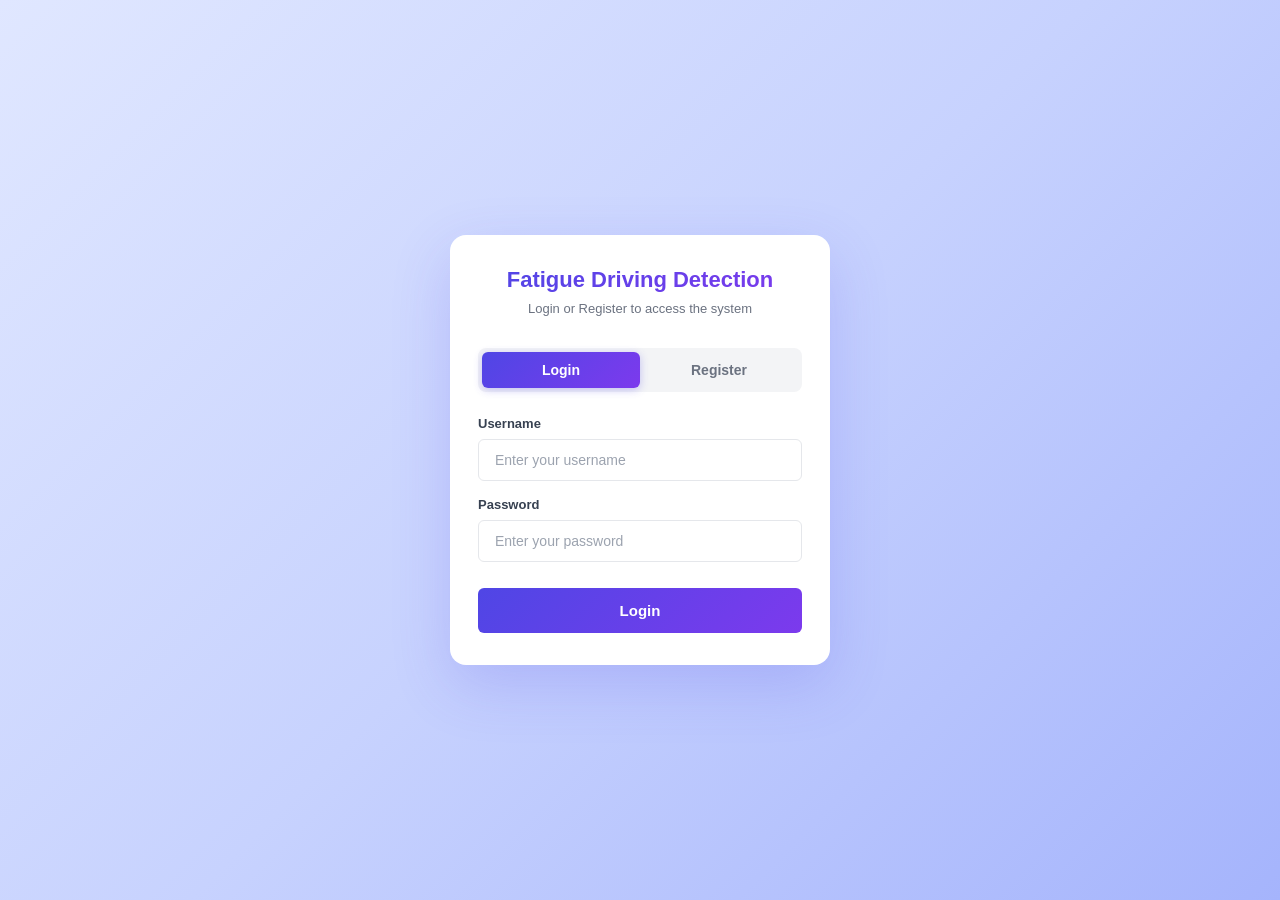
<file: login.html>
<!DOCTYPE html>
<html lang="en">
<head>
    <meta charset="UTF-8">
    <meta name="viewport" content="width=device-width, initial-scale=1.0">
    <title>Login / Register - Fatigue Driving Detection</title>
    <style>
        /* ==================== CSS Reset & Base Styles ==================== */
        * {
            margin: 0;
            padding: 0;
            box-sizing: border-box;
        }

        body {
            font-family: -apple-system, BlinkMacSystemFont, 'Segoe UI', Roboto, Oxygen, Ubuntu, sans-serif;
            height: 100vh;
            display: flex;
            justify-content: center;
            align-items: center;
            background: linear-gradient(135deg, #e0e7ff 0%, #c7d2fe 50%, #a5b4fc 100%);
        }

        /* ==================== Login Container ==================== */
        .login-container {
            width: 100%;
            max-width: 420px;
            padding: 20px;
        }

        .login-box {
            background: #ffffff;
            border-radius: 16px;
            padding: 40px;
            box-shadow: 0 20px 60px rgba(79, 70, 229, 0.2);
        }

        .login-title {
            text-align: center;
            margin-bottom: 32px;
        }

        .login-title h1 {
            font-size: 22px;
            font-weight: 600;
            background: linear-gradient(135deg, #4f46e5 0%, #7c3aed 100%);
            -webkit-background-clip: text;
            -webkit-text-fill-color: transparent;
            background-clip: text;
            margin-bottom: 8px;
        }

        .login-title p {
            font-size: 13px;
            color: #6b7280;
        }

        /* ==================== Tab Switch ==================== */
        .tab-switch {
            display: flex;
            margin-bottom: 24px;
            border-radius: 8px;
            background: #f3f4f6;
            padding: 4px;
        }

        .tab-btn {
            flex: 1;
            padding: 10px 16px;
            border: none;
            border-radius: 6px;
            font-size: 14px;
            font-weight: 600;
            cursor: pointer;
            transition: all 0.25s ease;
            background: transparent;
            color: #6b7280;
        }

        .tab-btn.active {
            background: linear-gradient(135deg, #4f46e5 0%, #7c3aed 100%);
            color: #fff;
            box-shadow: 0 2px 8px rgba(79, 70, 229, 0.3);
        }

        /* ==================== Form Styles ==================== */
        .form-group {
            margin-bottom: 16px;
        }

        .form-group label {
            display: block;
            font-size: 13px;
            font-weight: 600;
            color: #374151;
            margin-bottom: 8px;
        }

        .form-group input {
            width: 100%;
            padding: 12px 16px;
            border: 1px solid #e5e7eb;
            border-radius: 6px;
            font-size: 14px;
            transition: all 0.25s ease;
            outline: none;
        }

        .form-group input:focus {
            border-color: #4f46e5;
            box-shadow: 0 0 0 3px rgba(79, 70, 229, 0.1);
        }

        .form-group input.error {
            border-color: #ef4444;
            box-shadow: 0 0 0 3px rgba(239, 68, 68, 0.1);
        }

        .form-group input.success {
            border-color: #10b981;
            box-shadow: 0 0 0 3px rgba(16, 185, 129, 0.1);
        }

        .form-group input::placeholder {
            color: #9ca3af;
        }

        .form-hint {
            font-size: 11px;
            color: #9ca3af;
            margin-top: 4px;
        }

        /* ==================== Button ==================== */
        .submit-btn {
            width: 100%;
            padding: 14px 20px;
            background: linear-gradient(135deg, #4f46e5 0%, #7c3aed 100%);
            color: #fff;
            border: none;
            border-radius: 6px;
            font-size: 15px;
            font-weight: 600;
            cursor: pointer;
            transition: all 0.25s ease;
            margin-top: 10px;
        }

        .submit-btn:hover {
            transform: translateY(-2px);
            box-shadow: 0 6px 20px rgba(79, 70, 229, 0.35);
        }

        .submit-btn:active {
            transform: translateY(0);
        }

        .submit-btn:disabled {
            opacity: 0.6;
            cursor: not-allowed;
            transform: none;
        }

        /* ==================== Error/Success Message ==================== */
        .message-box {
            display: none;
            padding: 12px 16px;
            border-radius: 6px;
            font-size: 13px;
            margin-bottom: 20px;
            text-align: center;
        }

        .message-box.error {
            display: block;
            background-color: rgba(239, 68, 68, 0.1);
            border: 1px solid rgba(239, 68, 68, 0.3);
            color: #ef4444;
            animation: shake 0.4s ease;
        }

        .message-box.success {
            display: block;
            background-color: rgba(16, 185, 129, 0.1);
            border: 1px solid rgba(16, 185, 129, 0.3);
            color: #059669;
            animation: fadeIn 0.3s ease;
        }

        @keyframes shake {
            0%, 100% { transform: translateX(0); }
            25% { transform: translateX(-8px); }
            75% { transform: translateX(8px); }
        }

        @keyframes fadeIn {
            from { opacity: 0; transform: translateY(-10px); }
            to { opacity: 1; transform: translateY(0); }
        }

        /* ==================== Form Panels ==================== */
        .form-panel {
            display: none;
        }

        .form-panel.active {
            display: block;
        }

        /* ==================== Password Strength ==================== */
        .password-strength {
            margin-top: 8px;
            display: none;
        }

        .password-strength.show {
            display: block;
        }

        .strength-bar {
            height: 4px;
            border-radius: 2px;
            background: #e5e7eb;
            overflow: hidden;
            margin-bottom: 6px;
        }

        .strength-bar-fill {
            height: 100%;
            width: 0;
            transition: all 0.3s ease;
            border-radius: 2px;
        }

        .strength-bar-fill.weak {
            width: 33%;
            background: #ef4444;
        }

        .strength-bar-fill.medium {
            width: 66%;
            background: #f59e0b;
        }

        .strength-bar-fill.strong {
            width: 100%;
            background: #10b981;
        }

        .strength-text {
            font-size: 11px;
            color: #6b7280;
        }

        .strength-text.weak { color: #ef4444; }
        .strength-text.medium { color: #f59e0b; }
        .strength-text.strong { color: #10b981; }

        /* ==================== Responsive ==================== */
        @media screen and (max-width: 480px) {
            .login-box {
                padding: 30px 24px;
            }

            .login-title h1 {
                font-size: 18px;
            }
        }

        @media screen and (max-width: 1366px) {
            .login-box {
                padding: 32px 28px;
            }
        }
    </style>
</head>
<body>
    <div class="login-container">
        <div class="login-box">
            <div class="login-title">
                <h1>Fatigue Driving Detection</h1>
                <p>Login or Register to access the system</p>
            </div>

            <!-- Tab Switch -->
            <div class="tab-switch">
                <button type="button" class="tab-btn active" data-tab="login">Login</button>
                <button type="button" class="tab-btn" data-tab="register">Register</button>
            </div>

            <!-- Message Box -->
            <div id="messageBox" class="message-box"></div>

            <!-- Login Form -->
            <div id="loginPanel" class="form-panel active">
                <form id="loginForm">
                    <div class="form-group">
                        <label for="loginUsername">Username</label>
                        <input 
                            type="text" 
                            id="loginUsername" 
                            placeholder="Enter your username" 
                            autocomplete="username"
                        >
                    </div>

                    <div class="form-group">
                        <label for="loginPassword">Password</label>
                        <input 
                            type="password" 
                            id="loginPassword" 
                            placeholder="Enter your password" 
                            autocomplete="current-password"
                        >
                    </div>

                    <button type="submit" class="submit-btn">Login</button>
                </form>
            </div>

            <!-- Register Form -->
            <div id="registerPanel" class="form-panel">
                <form id="registerForm">
                    <div class="form-group">
                        <label for="regUsername">Username</label>
                        <input 
                            type="text" 
                            id="regUsername" 
                            placeholder="Enter username (6-16 characters)" 
                            autocomplete="username"
                        >
                        <div class="form-hint">Only letters, numbers, underscores (_) and hyphens (-) allowed</div>
                    </div>

                    <div class="form-group">
                        <label for="regPassword">Password</label>
                        <input 
                            type="password" 
                            id="regPassword" 
                            placeholder="Enter password (6-12 characters)" 
                            autocomplete="new-password"
                        >
                        <div class="form-hint">Must contain uppercase, lowercase, and numbers</div>
                        <div class="password-strength" id="passwordStrength">
                            <div class="strength-bar">
                                <div class="strength-bar-fill" id="strengthBar"></div>
                            </div>
                            <span class="strength-text" id="strengthText"></span>
                        </div>
                    </div>

                    <div class="form-group">
                        <label for="regConfirmPassword">Confirm Password</label>
                        <input 
                            type="password" 
                            id="regConfirmPassword" 
                            placeholder="Re-enter your password" 
                            autocomplete="new-password"
                        >
                    </div>

                    <button type="submit" class="submit-btn">Register</button>
                </form>
            </div>
        </div>
    </div>

    <script>
        /**
         * ========================================
         * Login/Register System
         * Developer: Member 1
         * Date: 2026-03-02
         * ========================================
         */

        // ==================== Constants ====================
        const USERS_KEY = 'systemUsers';       // Key for storing all users
        const CURRENT_USER_KEY = 'currentUser'; // Key for current logged in user
        
        // Weak passwords list (10 common passwords)
        const WEAK_PASSWORDS = [
            '12345678',
            'password',
            'qwerty',
            '123456789',
            '12345',
            '123456',
            'abc123',
            'password1',
            'admin123',
            'letmein'
        ];

        // ==================== DOM Elements ====================
        const tabBtns = document.querySelectorAll('.tab-btn');
        const loginPanel = document.getElementById('loginPanel');
        const registerPanel = document.getElementById('registerPanel');
        const messageBox = document.getElementById('messageBox');
        
        // Login form elements
        const loginForm = document.getElementById('loginForm');
        const loginUsername = document.getElementById('loginUsername');
        const loginPassword = document.getElementById('loginPassword');
        
        // Register form elements
        const registerForm = document.getElementById('registerForm');
        const regUsername = document.getElementById('regUsername');
        const regPassword = document.getElementById('regPassword');
        const regConfirmPassword = document.getElementById('regConfirmPassword');
        const passwordStrength = document.getElementById('passwordStrength');
        const strengthBar = document.getElementById('strengthBar');
        const strengthText = document.getElementById('strengthText');

        // ==================== Initialization ====================
        /**
         * Check if already logged in
         * If already logged in, redirect to index.html
         */
        function checkExistingLogin() {
            const currentUser = localStorage.getItem(CURRENT_USER_KEY);
            if (currentUser) {
                window.location.href = 'index.html';
            }
        }
        checkExistingLogin();

        // ==================== Tab Switching ====================
        tabBtns.forEach(btn => {
            btn.addEventListener('click', () => {
                const tab = btn.dataset.tab;
                
                // Update tab buttons
                tabBtns.forEach(b => b.classList.remove('active'));
                btn.classList.add('active');
                
                // Update panels
                if (tab === 'login') {
                    loginPanel.classList.add('active');
                    registerPanel.classList.remove('active');
                } else {
                    loginPanel.classList.remove('active');
                    registerPanel.classList.add('active');
                }
                
                // Clear messages
                hideMessage();
            });
        });

        // ==================== User Data Management ====================
        /**
         * Get all users from localStorage
         * @returns {Object} Users object
         */
        function getUsers() {
            const usersJson = localStorage.getItem(USERS_KEY);
            return usersJson ? JSON.parse(usersJson) : {};
        }

        /**
         * Save users to localStorage
         * @param {Object} users - Users object
         */
        function saveUsers(users) {
            localStorage.setItem(USERS_KEY, JSON.stringify(users));
        }

        /**
         * Add a new user
         * @param {string} username - Username
         * @param {string} password - Password (stored as plain text for demo)
         */
        function addUser(username, password) {
            const users = getUsers();
            users[username] = {
                password: password,
                createdAt: new Date().toISOString()
            };
            saveUsers(users);
        }

        /**
         * Check if username exists
         * @param {string} username - Username to check
         * @returns {boolean}
         */
        function userExists(username) {
            const users = getUsers();
            return users.hasOwnProperty(username);
        }

        /**
         * Validate user credentials
         * @param {string} username - Username
         * @param {string} password - Password
         * @returns {boolean}
         */
        function validateUser(username, password) {
            const users = getUsers();
            return users[username] && users[username].password === password;
        }

        // ==================== Validation Functions ====================
        
        /**
         * Validate username
         * @param {string} username - Username to validate
         * @returns {Object} - { valid: boolean, message: string }
         */
        function validateUsername(username) {
            // Non-empty check
            if (!username || username.trim() === '') {
                return { valid: false, message: 'Username is required' };
            }
            
            // Length check (6-16 characters)
            if (username.length < 6 || username.length > 16) {
                return { valid: false, message: 'Username must be 6-16 characters' };
            }
            
            // Character type check (only letters, numbers, underscore, hyphen)
            const usernamePattern = /^[a-zA-Z0-9_-]+$/;
            if (!usernamePattern.test(username)) {
                return { valid: false, message: 'Username can only contain letters, numbers, underscores and hyphens' };
            }
            
            // Uniqueness check
            if (userExists(username)) {
                return { valid: false, message: 'Username already exists' };
            }
            
            return { valid: true, message: '' };
        }

        /**
         * Validate password
         * @param {string} password - Password to validate
         * @param {string} username - Associated username
         * @returns {Object} - { valid: boolean, message: string }
         */
        function validatePassword(password, username) {
            // Non-empty check
            if (!password || password.trim() === '') {
                return { valid: false, message: 'Password is required' };
            }
            
            // Length check (6-12 characters)
            if (password.length < 6 || password.length > 12) {
                return { valid: false, message: 'Password must be 6-12 characters' };
            }
            
            // Complexity check (must contain uppercase, lowercase, and numbers)
            const hasUppercase = /[A-Z]/.test(password);
            const hasLowercase = /[a-z]/.test(password);
            const hasNumber = /[0-9]/.test(password);
            
            if (!hasUppercase || !hasLowercase || !hasNumber) {
                return { valid: false, message: 'Password must contain uppercase, lowercase, and numbers' };
            }
            
            // Weak password check
            const lowerPassword = password.toLowerCase();
            if (WEAK_PASSWORDS.includes(lowerPassword)) {
                return { valid: false, message: 'Password is too weak' };
            }
            
            // Username association check (password cannot contain username)
            if (username && username.length > 0) {
                if (lowerPassword.includes(username.toLowerCase())) {
                    return { valid: false, message: 'Password should not contain username' };
                }
            }
            
            return { valid: true, message: '' };
        }

        /**
         * Validate confirm password
         * @param {string} confirmPassword - Confirm password
         * @param {string} password - Original password
         * @returns {Object} - { valid: boolean, message: string }
         */
        function validateConfirmPassword(confirmPassword, password) {
            // Non-empty check
            if (!confirmPassword || confirmPassword.trim() === '') {
                return { valid: false, message: 'Please confirm your password' };
            }
            
            // Match check
            if (confirmPassword !== password) {
                return { valid: false, message: 'Passwords do not match' };
            }
            
            return { valid: true, message: '' };
        }

        /**
         * Calculate password strength
         * @param {string} password - Password to check
         * @returns {string} - 'weak', 'medium', or 'strong'
         */
        function calculatePasswordStrength(password) {
            if (!password) return '';
            
            let score = 0;
            
            // Length score
            if (password.length >= 6) score++;
            if (password.length >= 8) score++;
            if (password.length >= 10) score++;
            
            // Character variety
            if (/[a-z]/.test(password)) score++;
            if (/[A-Z]/.test(password)) score++;
            if (/[0-9]/.test(password)) score++;
            if (/[^a-zA-Z0-9]/.test(password)) score++;
            
            if (score <= 2) return 'weak';
            if (score <= 4) return 'medium';
            return 'strong';
        }

        // ==================== Message Display ====================
        /**
         * Show message
         * @param {string} message - Message to display
         * @param {string} type - 'error' or 'success'
         */
        function showMessage(message, type) {
            messageBox.textContent = message;
            messageBox.className = 'message-box ' + type;
        }

        /**
         * Hide message
         */
        function hideMessage() {
            messageBox.className = 'message-box';
            messageBox.textContent = '';
        }

        /**
         * Show inline error for specific input
         * @param {HTMLElement} input - Input element
         * @param {string} message - Error message
         */
        function showInputError(input, message) {
            input.classList.add('error');
            input.classList.remove('success');
            
            // Remove existing hint
            const existingHint = input.parentNode.querySelector('.input-error');
            if (existingHint) {
                existingHint.remove();
            }
            
            // Add error message
            const errorDiv = document.createElement('div');
            errorDiv.className = 'input-error form-hint';
            errorDiv.style.color = '#ef4444';
            errorDiv.textContent = message;
            input.parentNode.appendChild(errorDiv);
        }

        /**
         * Clear input error/success state
         * @param {HTMLElement} input - Input element
         */
        function clearInputState(input) {
            input.classList.remove('error', 'success');
            const existingHint = input.parentNode.querySelector('.input-error');
            if (existingHint) {
                existingHint.remove();
            }
        }

        // ==================== Login Handler ====================
        loginForm.addEventListener('submit', function(event) {
            event.preventDefault();
            hideMessage();

            const username = loginUsername.value.trim();
            const password = loginPassword.value;

            // Validate username
            if (!username) {
                showMessage('Username is required', 'error');
                loginUsername.focus();
                return;
            }

            // Validate password
            if (!password) {
                showMessage('Password is required', 'error');
                loginPassword.focus();
                return;
            }

            // Check if user exists
            if (!userExists(username)) {
                showMessage('Username does not exist. Please register first.', 'error');
                loginUsername.focus();
                return;
            }

            // Validate credentials
            if (!validateUser(username, password)) {
                showMessage('Incorrect password', 'error');
                loginPassword.focus();
                return;
            }

            // Login successful
            localStorage.setItem(CURRENT_USER_KEY, username);
            window.location.href = 'index.html';
        });

        // ==================== Register Handler ====================
        
        // Real-time username validation
        regUsername.addEventListener('blur', function() {
            const username = this.value.trim();
            clearInputState(this);
            
            if (username) {
                const result = validateUsername(username);
                if (!result.valid) {
                    showInputError(this, result.message);
                } else {
                    this.classList.add('success');
                }
            }
        });

        // Real-time password validation and strength display
        regPassword.addEventListener('input', function() {
            const password = this.value;
            const username = regUsername.value.trim();
            clearInputState(this);
            
            if (password) {
                // Show strength indicator
                passwordStrength.classList.add('show');
                const strength = calculatePasswordStrength(password);
                
                strengthBar.className = 'strength-bar-fill ' + strength;
                strengthText.className = 'strength-text ' + strength;
                
                if (strength === 'weak') {
                    strengthText.textContent = 'Weak password';
                } else if (strength === 'medium') {
                    strengthText.textContent = 'Medium strength';
                } else {
                    strengthText.textContent = 'Strong password';
                }
            } else {
                passwordStrength.classList.remove('show');
            }
        });

        // Real-time confirm password validation
        regConfirmPassword.addEventListener('input', function() {
            const confirmPassword = this.value;
            const password = regPassword.value;
            clearInputState(this);
            
            if (confirmPassword && password) {
                if (confirmPassword !== password) {
                    showInputError(this, 'Passwords do not match');
                } else {
                    this.classList.add('success');
                }
            }
        });

        // Register form submission
        registerForm.addEventListener('submit', function(event) {
            event.preventDefault();
            hideMessage();

            const username = regUsername.value.trim();
            const password = regPassword.value;
            const confirmPassword = regConfirmPassword.value;

            // Clear previous input states
            clearInputState(regUsername);
            clearInputState(regPassword);
            clearInputState(regConfirmPassword);

            // Validate username
            const usernameResult = validateUsername(username);
            if (!usernameResult.valid) {
                showInputError(regUsername, usernameResult.message);
                regUsername.focus();
                return;
            }

            // Validate password
            const passwordResult = validatePassword(password, username);
            if (!passwordResult.valid) {
                showInputError(regPassword, passwordResult.message);
                regPassword.focus();
                return;
            }

            // Validate confirm password
            const confirmResult = validateConfirmPassword(confirmPassword, password);
            if (!confirmResult.valid) {
                showInputError(regConfirmPassword, confirmResult.message);
                regConfirmPassword.focus();
                return;
            }

            // Additional check: username cannot contain password
            if (username.toLowerCase().includes(password.toLowerCase())) {
                showInputError(regPassword, 'Password should not contain username');
                regPassword.focus();
                return;
            }

            // Register user
            addUser(username, password);

            // Show success message and switch to login
            showMessage('Registration successful! Please login.', 'success');

            // Clear form
            registerForm.reset();
            passwordStrength.classList.remove('show');

            // Switch to login tab after a short delay
            setTimeout(() => {
                tabBtns[0].click();
                loginUsername.value = username;
                loginPassword.focus();
            }, 1500);
        });

        // Clear input errors on input
        [loginUsername, loginPassword, regUsername, regPassword, regConfirmPassword].forEach(input => {
            input.addEventListener('input', function() {
                hideMessage();
                clearInputState(this);
            });
        });
    </script>
</body>
</html>
</file>
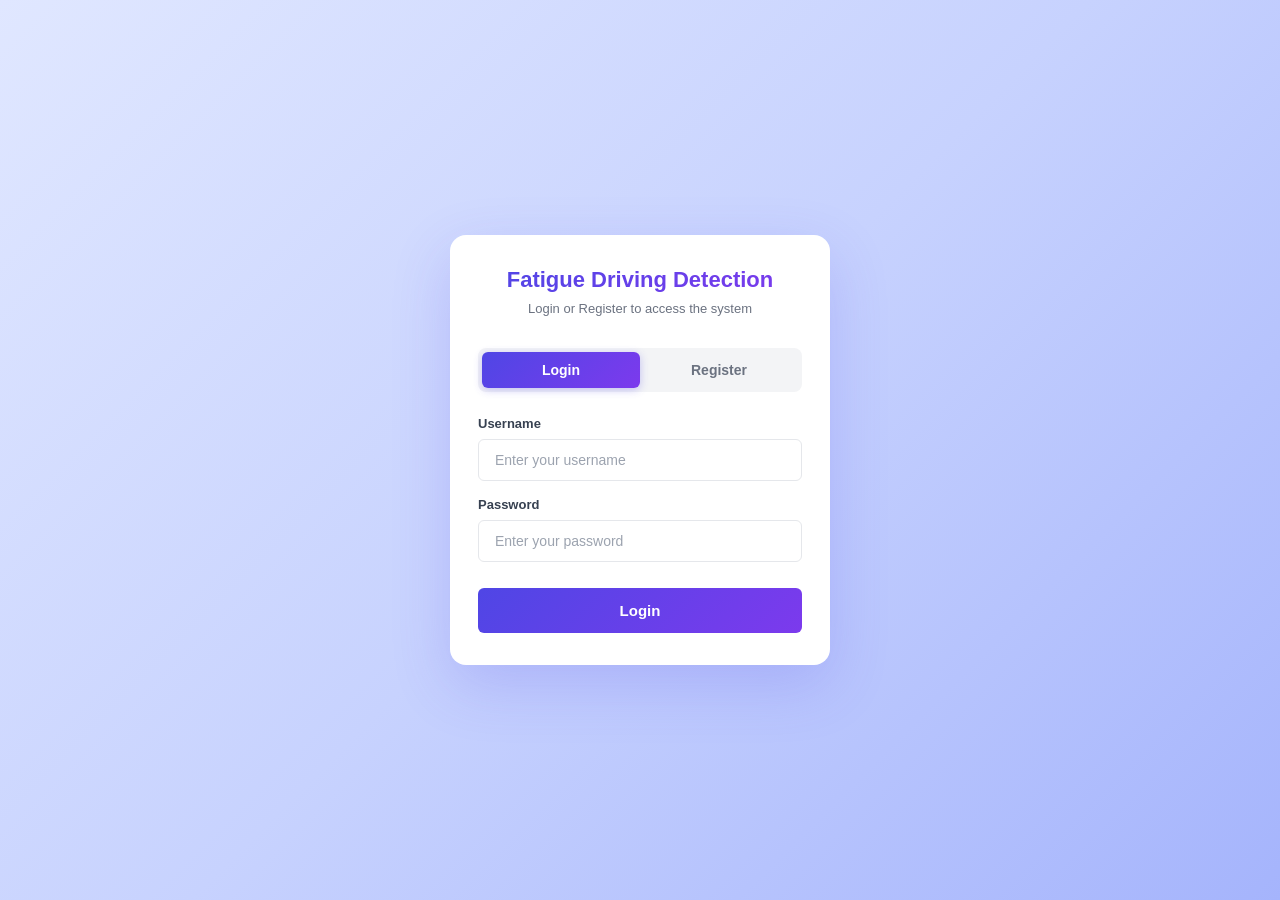
<file: user-center.html>
<!DOCTYPE html>
<html lang="en">
<head>
    <meta charset="UTF-8">
    <meta name="viewport" content="width=device-width, initial-scale=1.0">
    <title>User Center - Fatigue Driving Detection</title>
    <style>
        /* ==================== CSS Reset & Base Styles ==================== */
        * {
            margin: 0;
            padding: 0;
            box-sizing: border-box;
        }

        /* ==================== CSS Variables ==================== */
        :root {
            --primary-900: #1e3a5f;
            --primary-700: #2563eb;
            --primary-500: #3b82f6;
            --primary-300: #60a5fa;
            --primary-100: #dbeafe;
            --primary-50: #eff6ff;
            
            --status-idle: #6b7280;
            --status-active: #2563eb;
            --status-warning: #f59e0b;
            --status-danger: #dc2626;
            --status-success: #059669;
            
            --neutral-white: #ffffff;
            --neutral-100: #f3f4f6;
            --neutral-200: #e5e7eb;
            --neutral-500: #6b7280;
            --neutral-700: #374151;

            --sidebar-width: 240px;
        }

        body {
            font-family: -apple-system, BlinkMacSystemFont, 'Segoe UI', Roboto, Oxygen, Ubuntu, sans-serif;
            height: 100vh;
            overflow: hidden;
            background-color: var(--primary-50);
        }

        /* ==================== Layout: Sidebar + Main Content ==================== */
        .app-container {
            display: flex;
            height: 100vh;
        }

        /* ==================== Sidebar ==================== */
        .sidebar {
            width: var(--sidebar-width);
            background: linear-gradient(180deg, var(--primary-900) 0%, var(--primary-700) 100%);
            display: flex;
            flex-direction: column;
            box-shadow: 2px 0 12px rgba(0, 0, 0, 0.1);
        }

        .sidebar-header {
            padding: 20px;
            border-bottom: 1px solid rgba(255, 255, 255, 0.1);
        }

        .sidebar-logo {
            color: #fff;
            font-size: 16px;
            font-weight: 600;
            display: flex;
            align-items: center;
            gap: 10px;
        }

        .sidebar-logo .icon {
            font-size: 24px;
        }

        .sidebar-nav {
            flex: 1;
            padding: 16px 12px;
            overflow-y: auto;
        }

        .nav-item {
            display: flex;
            align-items: center;
            padding: 12px 16px;
            color: rgba(255, 255, 255, 0.7);
            text-decoration: none;
            border-radius: 8px;
            margin-bottom: 4px;
            cursor: pointer;
            transition: all 0.2s ease;
            font-size: 14px;
        }

        .nav-item:hover {
            background-color: rgba(255, 255, 255, 0.1);
            color: #fff;
        }

        .nav-item.active {
            background-color: rgba(255, 255, 255, 0.2);
            color: #fff;
            font-weight: 500;
        }

        .nav-item .icon {
            margin-right: 12px;
            font-size: 18px;
            width: 20px;
            text-align: center;
        }

        .sidebar-footer {
            padding: 16px;
            border-top: 1px solid rgba(255, 255, 255, 0.1);
        }

        .user-info {
            display: flex;
            align-items: center;
            gap: 12px;
            color: #fff;
        }

        .user-avatar {
            width: 36px;
            height: 36px;
            background-color: var(--primary-500);
            border-radius: 50%;
            display: flex;
            align-items: center;
            justify-content: center;
            font-weight: 600;
        }

        .user-details {
            flex: 1;
        }

        .user-name {
            font-size: 14px;
            font-weight: 500;
        }

        .user-role {
            font-size: 12px;
            opacity: 0.7;
        }

        /* Logout Button */
        .logout-btn {
            width: 100%;
            margin-top: 12px;
            padding: 10px 16px;
            background-color: rgba(239, 68, 68, 0.2);
            color: #fca5a5;
            border: 1px solid rgba(239, 68, 68, 0.3);
            border-radius: 8px;
            font-size: 13px;
            font-weight: 500;
            cursor: pointer;
            transition: all 0.2s;
            display: flex;
            align-items: center;
            justify-content: center;
            gap: 8px;
        }

        .logout-btn:hover {
            background-color: rgba(239, 68, 68, 0.4);
            color: #fff;
        }

        /* ==================== Main Content Area ==================== */
        .main-content {
            flex: 1;
            display: flex;
            flex-direction: column;
            overflow: hidden;
        }

        .content-header {
            padding: 16px 24px;
            background-color: var(--neutral-white);
            border-bottom: 1px solid var(--neutral-200);
            display: flex;
            justify-content: space-between;
            align-items: center;
        }

        .content-title {
            font-size: 20px;
            font-weight: 600;
            color: var(--neutral-700);
        }

        .content-body {
            flex: 1;
            padding: 24px;
            overflow-y: auto;
        }

        /* ==================== Page Sections ==================== */
        .page-section {
            display: none;
        }

        .page-section.active {
            display: block;
        }

        /* ==================== Cards ==================== */
        .card {
            background-color: var(--neutral-white);
            border-radius: 12px;
            box-shadow: 0 2px 8px rgba(0, 0, 0, 0.06);
            margin-bottom: 20px;
        }

        .card-header {
            padding: 16px 20px;
            border-bottom: 1px solid var(--neutral-100);
            display: flex;
            justify-content: space-between;
            align-items: center;
        }

        .card-title {
            font-size: 16px;
            font-weight: 600;
            color: var(--neutral-700);
        }

        .card-body {
            padding: 20px;
        }

        /* ==================== Statistics Grid ==================== */
        .stats-grid {
            display: grid;
            grid-template-columns: repeat(auto-fit, minmax(200px, 1fr));
            gap: 16px;
            margin-bottom: 24px;
        }

        .stat-card {
            background-color: var(--neutral-white);
            border-radius: 12px;
            padding: 20px;
            box-shadow: 0 2px 8px rgba(0, 0, 0, 0.06);
        }

        .stat-label {
            font-size: 13px;
            color: var(--neutral-500);
            margin-bottom: 8px;
        }

        .stat-value {
            font-size: 28px;
            font-weight: 700;
            color: var(--primary-700);
        }

        .stat-value.warning {
            color: var(--status-warning);
        }

        .stat-value.danger {
            color: var(--status-danger);
        }

        /* ==================== Forms ==================== */
        .form-group {
            margin-bottom: 16px;
        }

        .form-label {
            display: block;
            font-size: 14px;
            font-weight: 500;
            color: var(--neutral-700);
            margin-bottom: 8px;
        }

        .form-input {
            width: 100%;
            padding: 10px 14px;
            border: 1px solid var(--neutral-200);
            border-radius: 8px;
            font-size: 14px;
            transition: border-color 0.2s;
        }

        .form-input:focus {
            outline: none;
            border-color: var(--primary-500);
        }

        .form-select {
            width: 100%;
            padding: 10px 14px;
            border: 1px solid var(--neutral-200);
            border-radius: 8px;
            font-size: 14px;
            background-color: #fff;
            cursor: pointer;
        }

        .form-checkbox {
            display: flex;
            align-items: center;
            gap: 8px;
            cursor: pointer;
        }

        .form-checkbox input {
            width: 18px;
            height: 18px;
            cursor: pointer;
        }

        /* ==================== Buttons ==================== */
        .btn {
            padding: 10px 20px;
            border: none;
            border-radius: 8px;
            font-size: 14px;
            font-weight: 500;
            cursor: pointer;
            transition: all 0.2s;
            display: inline-flex;
            align-items: center;
            gap: 8px;
        }

        .btn-primary {
            background-color: var(--primary-700);
            color: #fff;
        }

        .btn-primary:hover {
            background-color: var(--primary-500);
        }

        .btn-secondary {
            background-color: var(--neutral-100);
            color: var(--neutral-700);
        }

        .btn-secondary:hover {
            background-color: var(--neutral-200);
        }

        .btn-danger {
            background-color: var(--status-danger);
            color: #fff;
        }

        .btn-danger:hover {
            background-color: #b91c1c;
        }

        .btn-sm {
            padding: 6px 12px;
            font-size: 13px;
        }

        /* ==================== Tables ==================== */
        .table-container {
            overflow-x: auto;
        }

        .data-table {
            width: 100%;
            border-collapse: collapse;
            font-size: 14px;
        }

        .data-table th {
            background-color: var(--neutral-100);
            padding: 12px 16px;
            text-align: left;
            font-weight: 600;
            color: var(--neutral-700);
            border-bottom: 2px solid var(--neutral-200);
        }

        .data-table td {
            padding: 12px 16px;
            border-bottom: 1px solid var(--neutral-100);
            color: var(--neutral-700);
        }

        .data-table tr:hover {
            background-color: var(--primary-50);
        }

        /* ==================== Status Badges ==================== */
        .badge {
            display: inline-block;
            padding: 4px 10px;
            border-radius: 20px;
            font-size: 12px;
            font-weight: 500;
        }

        .badge-success {
            background-color: #d1fae5;
            color: #065f46;
        }

        .badge-warning {
            background-color: #fef3c7;
            color: #92400e;
        }

        .badge-danger {
            background-color: #fee2e2;
            color: #991b1b;
        }

        .badge-info {
            background-color: var(--primary-100);
            color: var(--primary-700);
        }

        /* ==================== Chart Placeholder ==================== */
        .chart-container {
            height: 300px;
            background-color: var(--neutral-100);
            border-radius: 8px;
            display: flex;
            align-items: center;
            justify-content: center;
            color: var(--neutral-500);
        }

        /* ==================== Filter Bar ==================== */
        .filter-bar {
            display: flex;
            gap: 12px;
            flex-wrap: wrap;
            margin-bottom: 20px;
            align-items: center;
        }

        .filter-bar .form-input,
        .filter-bar .form-select {
            width: auto;
            min-width: 150px;
        }

        /* ==================== Empty State ==================== */
        .empty-state {
            text-align: center;
            padding: 60px 20px;
            color: var(--neutral-500);
        }

        .empty-state .icon {
            font-size: 48px;
            margin-bottom: 16px;
            opacity: 0.5;
        }

        /* ==================== Responsive ==================== */
        @media screen and (min-width: 1600px) {
            :root {
                --sidebar-width: 280px;
            }
        }

        @media screen and (max-width: 1366px) {
            :root {
                --sidebar-width: 220px;
            }
        }

        @media screen and (max-width: 1024px) {
            .sidebar {
                width: 200px;
            }
            
            .stats-grid {
                grid-template-columns: repeat(2, 1fr);
            }
        }

        @media screen and (max-width: 768px) {
            .sidebar {
                position: fixed;
                left: -200px;
                z-index: 100;
                transition: left 0.3s;
            }
            
            .sidebar.open {
                left: 0;
            }
        }
    </style>
</head>
<body>
    <div class="app-container">
        <!-- ==================== Sidebar Navigation ==================== -->
        <aside class="sidebar">
            <div class="sidebar-header">
                <div class="sidebar-logo">
                    <span class="icon">⚠️</span>
                    <span>Fatigue Detection</span>
        </div>
            </div>
            
            <nav class="sidebar-nav">
                <!-- Dashboard -->
                <div class="nav-item active" data-page="dashboard">
                    <span class="icon">📊</span>
                    <span>Dashboard</span>
                </div>
                
                <!-- Detection Records -->
                <div class="nav-item" data-page="records">
                    <span class="icon">📋</span>
                    <span>Detection Records</span>
                </div>
                
                <!-- Threshold Settings -->
                <div class="nav-item" data-page="threshold">
                    <span class="icon">⚙️</span>
                    <span>Threshold Settings</span>
                </div>
                
                <!-- Warning Configuration -->
                <div class="nav-item" data-page="warning">
                    <span class="icon">🔔</span>
                    <span>Warning Config</span>
                </div>
                
                <!-- Camera Settings -->
                <div class="nav-item" data-page="camera">
                    <span class="icon">📷</span>
                    <span>Camera Settings</span>
                </div>
                
                <!-- Data Export -->
                <div class="nav-item" data-page="export">
                    <span class="icon">📥</span>
                    <span>Data Export</span>
                </div>
            </nav>
            
            <div class="sidebar-footer">
        <div class="user-info">
                    <div class="user-avatar" id="userAvatar">U</div>
                    <div class="user-details">
                        <div class="user-name" id="userName">User</div>
                        <div class="user-role">Driver</div>
                    </div>
                </div>
            </div>
        </aside>

        <!-- ==================== Main Content ==================== -->
        <main class="main-content">
            <!-- Header -->
            <header class="content-header">
                <h1 class="content-title" id="pageTitle">Dashboard</h1>
                <div style="display: flex; gap: 8px;">
                    <button class="btn btn-secondary btn-sm" id="btnBack">
                        <span>←</span> Back to Detection
                    </button>
                    <button class="btn btn-danger btn-sm" id="btnLogout">
                        <span>🚪</span> Logout
                    </button>
        </div>
    </header>

            <!-- Content Body -->
            <div class="content-body">
                <!-- ==================== Dashboard Page ==================== -->
                <section class="page-section active" id="pageDashboard">
                    <!-- Statistics Cards -->
                    <div class="stats-grid">
                        <div class="stat-card">
                            <div class="stat-label">Total Detections</div>
                            <div class="stat-value" id="statTotal">0</div>
                        </div>
                        <div class="stat-card">
                            <div class="stat-label">Fatigue Alerts</div>
                            <div class="stat-value danger" id="statAlerts">0</div>
                        </div>
                        <div class="stat-card">
                            <div class="stat-label">Detection Hours</div>
                            <div class="stat-value" id="statHours">0</div>
                        </div>
                        <div class="stat-card">
                            <div class="stat-label">Alert Rate</div>
                            <div class="stat-value warning" id="statRate">0%</div>
                        </div>
                    </div>

                    <!-- Detection Trend Chart -->
                    <div class="card">
                        <div class="card-header">
                            <h3 class="card-title">Detection Trend (Last 7 Days)</h3>
                        </div>
                        <div class="card-body">
                            <div class="chart-container" id="trendChart">
                                Chart visualization area - can be integrated with Chart.js
                            </div>
                        </div>
                    </div>

                    <!-- Recent Alerts -->
                    <div class="card">
                        <div class="card-header">
                            <h3 class="card-title">Recent Alerts</h3>
                            <button class="btn btn-secondary btn-sm" onclick="navigateTo('records')">View All</button>
                        </div>
                        <div class="card-body">
                            <div class="table-container">
                                <table class="data-table">
                                    <thead>
                                        <tr>
                                            <th>Time</th>
                                            <th>Type</th>
                                            <th>Eye Closure</th>
                                            <th>Status</th>
                                        </tr>
                                    </thead>
                                    <tbody id="recentAlertsTable">
                                        <tr>
                                            <td colspan="4" style="text-align: center; color: var(--neutral-500);">
                                                No recent alerts
                                            </td>
                                        </tr>
                                    </tbody>
                                </table>
                            </div>
                        </div>
            </div>
        </section>

                <!-- ==================== Detection Records Page ==================== -->
                <section class="page-section" id="pageRecords">
                    <!-- Filter Bar -->
                    <div class="filter-bar">
                        <input type="date" class="form-input" id="filterDateStart" placeholder="Start Date">
                        <input type="date" class="form-input" id="filterDateEnd" placeholder="End Date">
                        <select class="form-select" id="filterType">
                            <option value="">All Types</option>
                            <option value="fatigue">Fatigue</option>
                            <option value="normal">Normal</option>
                        </select>
                        <button class="btn btn-primary" id="btnFilter">
                            <span>🔍</span> Filter
                    </button>
                        <button class="btn btn-secondary" id="btnClearFilter">
                            Clear
                    </button>
                </div>

                    <!-- Records Table -->
                    <div class="card">
                        <div class="card-header">
                            <h3 class="card-title">Detection Records</h3>
                            <div>
                                <button class="btn btn-secondary btn-sm" id="btnRefreshRecords">
                                    <span>↻</span> Refresh
                                </button>
            </div>
                </div>
                        <div class="card-body">
                            <div class="table-container">
                                <table class="data-table">
                                    <thead>
                                        <tr>
                                            <th>ID</th>
                                            <th>Timestamp</th>
                                            <th>Eye Aspect Ratio</th>
                                            <th>Mouth Aspect Ratio</th>
                                            <th>Status</th>
                                            <th>Actions</th>
                                        </tr>
                                    </thead>
                                    <tbody id="recordsTableBody">
                                        <tr>
                                            <td colspan="6" style="text-align: center; color: var(--neutral-500);">
                                                Loading records...
                                            </td>
                                        </tr>
                                    </tbody>
                                </table>
                    </div>
                </div>
            </div>
        </section>

                <!-- ==================== Threshold Settings Page ==================== -->
                <section class="page-section" id="pageThreshold">
                    <div class="card">
                        <div class="card-header">
                            <h3 class="card-title">Detection Thresholds</h3>
                        </div>
                        <div class="card-body">
                            <!-- Eye Aspect Ratio Threshold -->
                            <div class="form-group">
                                <label class="form-label">Eye Aspect Ratio Threshold</label>
                                <input type="number" class="form-input" id="thresholdEAR" step="0.01" min="0" max="1" placeholder="0.2">
                                <small style="color: var(--neutral-500);">Below this value indicates eye closure (default: 0.2)</small>
                            </div>
                            
                            <!-- Mouth Aspect Ratio Threshold -->
                            <div class="form-group">
                                <label class="form-label">Mouth Aspect Ratio Threshold</label>
                                <input type="number" class="form-input" id="thresholdMAR" step="0.01" min="0" max="1" placeholder="0.5">
                                <small style="color: var(--neutral-500);">Mouth opening threshold (default: 0.5)</small>
                            </div>
                            
                            <!-- Consecutive Frames Threshold -->
                            <div class="form-group">
                                <label class="form-label">Consecutive Frames Threshold</label>
                                <input type="number" class="form-input" id="thresholdFrames" step="1" min="1" max="100" placeholder="15">
                                <small style="color: var(--neutral-500);">Number of consecutive frames to trigger alert (default: 15)</small>
                            </div>
                            
                            <button class="btn btn-primary" id="btnSaveThreshold">
                                <span>💾</span> Save Settings
                            </button>
                        </div>
                    </div>

                    <!-- Presets -->
                    <div class="card">
                        <div class="card-header">
                            <h3 class="card-title">Preset Configurations</h3>
                        </div>
                        <div class="card-body">
                            <div style="display: flex; gap: 12px; flex-wrap: wrap;">
                                <button class="btn btn-secondary" onclick="applyThresholdPreset('strict')">Strict</button>
                                <button class="btn btn-secondary" onclick="applyThresholdPreset('normal')">Normal</button>
                                <button class="btn btn-secondary" onclick="applyThresholdPreset('relaxed')">Relaxed</button>
                            </div>
                        </div>
                    </div>
                </section>

                <!-- ==================== Warning Configuration Page ==================== -->
                <section class="page-section" id="pageWarning">
                    <div class="card">
                        <div class="card-header">
                            <h3 class="card-title">Warning Settings</h3>
                        </div>
                        <div class="card-body">
                            <!-- Audio Warning -->
                            <div class="form-group">
                                <label class="form-checkbox">
                                    <input type="checkbox" id="enableAudioWarning" checked>
                                    <span>Enable Audio Warning</span>
                                </label>
                            </div>
                            
                            <!-- Visual Warning -->
                            <div class="form-group">
                                <label class="form-checkbox">
                                    <input type="checkbox" id="enableVisualWarning" checked>
                                    <span>Enable Visual Warning</span>
                                </label>
                            </div>
                            
                            <!-- Warning Message -->
                            <div class="form-group">
                                <label class="form-label">Warning Message</label>
                                <input type="text" class="form-input" id="warningMessage" placeholder="Warning! Fatigue detected. Please rest!">
                            </div>
                            
                            <!-- Alert Duration -->
                            <div class="form-group">
                                <label class="form-label">Alert Duration (seconds)</label>
                                <input type="number" class="form-input" id="alertDuration" min="1" max="60" value="3">
                            </div>
                            
                            <button class="btn btn-primary" id="btnSaveWarning">
                                <span>💾</span> Save Settings
                            </button>
                        </div>
                    </div>
                </section>

                <!-- ==================== Camera Settings Page ==================== -->
                <section class="page-section" id="pageCamera">
                    <div class="card">
                        <div class="card-header">
                            <h3 class="card-title">Camera Configuration</h3>
                        </div>
                        <div class="card-body">
                            <!-- Camera Selection -->
                            <div class="form-group">
                                <label class="form-label">Camera Device</label>
                                <select class="form-select" id="cameraDevice">
                                    <option value="">Loading cameras...</option>
                                </select>
                            </div>
                            
                            <!-- Resolution -->
                            <div class="form-group">
                                <label class="form-label">Resolution</label>
                                <select class="form-select" id="cameraResolution">
                                    <option value="640x480">640 x 480</option>
                                    <option value="1280x720" selected>1280 x 720 (HD)</option>
                                    <option value="1920x1080">1920 x 1080 (Full HD)</option>
                                </select>
                            </div>
                            
                            <!-- Frame Rate -->
                            <div class="form-group">
                                <label class="form-label">Frame Rate (FPS)</label>
                                <select class="form-select" id="cameraFPS">
                                    <option value="15">15 FPS</option>
                                    <option value="30" selected>30 FPS</option>
                                    <option value="60">60 FPS</option>
                                </select>
                            </div>
                            
                            <!-- Mirror Mode -->
                            <div class="form-group">
                                <label class="form-checkbox">
                                    <input type="checkbox" id="cameraMirror" checked>
                                    <span>Mirror Mode</span>
                                </label>
                            </div>
                            
                            <button class="btn btn-primary" id="btnSaveCamera">
                                <span>💾</span> Save Settings
                            </button>
                        </div>
                    </div>

                    <!-- Camera Preview Test -->
                    <div class="card">
                        <div class="card-header">
                            <h3 class="card-title">Camera Test</h3>
                        </div>
                        <div class="card-body">
                            <div style="width: 100%; max-width: 640px; height: 360px; background-color: var(--neutral-100); border-radius: 8px; display: flex; align-items: center; justify-content: center;" id="cameraPreview">
                                <span style="color: var(--neutral-500);">Camera preview will appear here</span>
                            </div>
                        </div>
                    </div>
                </section>

                <!-- ==================== Data Export Page ==================== -->
                <section class="page-section" id="pageExport">
                    <div class="card">
                        <div class="card-header">
                            <h3 class="card-title">Export Detection Data</h3>
                        </div>
                        <div class="card-body">
                            <!-- Date Range -->
                            <div class="form-group">
                                <label class="form-label">Date Range</label>
                                <div style="display: flex; gap: 12px;">
                                    <input type="date" class="form-input" id="exportDateStart">
                                    <input type="date" class="form-input" id="exportDateEnd">
                                </div>
                            </div>
                            
                            <!-- Export Format -->
                            <div class="form-group">
                                <label class="form-label">Export Format</label>
                                <select class="form-select" id="exportFormat">
                                    <option value="json">JSON</option>
                                    <option value="csv">CSV</option>
                                    <option value="txt">TXT</option>
                                </select>
                            </div>
                            
                            <!-- Include Statistics -->
                            <div class="form-group">
                                <label class="form-checkbox">
                                    <input type="checkbox" id="exportIncludeStats" checked>
                                    <span>Include Statistics Summary</span>
                                </label>
                            </div>
                            
                            <div style="display: flex; gap: 12px;">
                                <button class="btn btn-primary" id="btnExportData">
                                    <span>📥</span> Export Data
                                </button>
                                <button class="btn btn-secondary" id="btnExportPreview">
                                    <span>👁️</span> Preview
                                </button>
                            </div>
                        </div>
                    </div>

                    <!-- Export Preview -->
                    <div class="card" id="exportPreviewCard" style="display: none;">
                        <div class="card-header">
                            <h3 class="card-title">Export Preview</h3>
                        </div>
                        <div class="card-body">
                            <pre id="exportPreviewContent" style="background-color: var(--neutral-100); padding: 16px; border-radius: 8px; overflow-x: auto; font-size: 13px;"></pre>
                        </div>
                    </div>
                </section>
            </div>
    </main>
    </div>

    <script>
        /**
         * ========================================
         * User Center - Fatigue Driving Detection
         * ========================================
         * Core module for user settings, configuration,
         * and detection record management.
         * 
         * Storage: LocalStorage + JSON/TXT files
         * API Integration: /process_frame, /start_detection, /get_records
         */

        // ==================== Constants ====================
        const STORAGE_KEY = 'currentUser';
        const CONFIG_KEY = 'fatigue_detection_config';
        
        // Default threshold values (matching backend defaults)
        const DEFAULT_THRESHOLDS = {
            ear: 0.2,        // Eye Aspect Ratio 
            mar: 0.5,        // Mouth Aspect Ratio
            frames: 15       // Consecutive frames 
        };

        // Preset configurations 
        const THRESHOLD_PRESETS = {
            strict: { ear: 0.25, mar: 0.45, frames: 10 },   
            normal: { ear: 0.2, mar: 0.5, frames: 15 },    
            relaxed: { ear: 0.15, mar: 0.55, frames: 20 }   
        };

        // ==================== DOM Elements ====================
        // Navigation 
        const navItems = document.querySelectorAll('.nav-item');
        const pageSections = document.querySelectorAll('.page-section');
        const pageTitle = document.getElementById('pageTitle');

        // User info
        const userAvatar = document.getElementById('userAvatar');
        const userName = document.getElementById('userName');

        // Dashboard elements 
        const statTotal = document.getElementById('statTotal');
        const statAlerts = document.getElementById('statAlerts');
        const statHours = document.getElementById('statHours');
        const statRate = document.getElementById('statRate');
        const recentAlertsTable = document.getElementById('recentAlertsTable');

        // Records elements 
        const recordsTableBody = document.getElementById('recordsTableBody');
        const filterDateStart = document.getElementById('filterDateStart');
        const filterDateEnd = document.getElementById('filterDateEnd');
        const filterType = document.getElementById('filterType');
        const btnFilter = document.getElementById('btnFilter');
        const btnClearFilter = document.getElementById('btnClearFilter');
        const btnRefreshRecords = document.getElementById('btnRefreshRecords');

        // Threshold elements 
        const thresholdEAR = document.getElementById('thresholdEAR');
        const thresholdMAR = document.getElementById('thresholdMAR');
        const thresholdFrames = document.getElementById('thresholdFrames');
        const btnSaveThreshold = document.getElementById('btnSaveThreshold');

        // Warning elements 
        const enableAudioWarning = document.getElementById('enableAudioWarning');
        const enableVisualWarning = document.getElementById('enableVisualWarning');
        const warningMessage = document.getElementById('warningMessage');
        const alertDuration = document.getElementById('alertDuration');
        const btnSaveWarning = document.getElementById('btnSaveWarning');

        // Camera elements 
        const cameraDevice = document.getElementById('cameraDevice');
        const cameraResolution = document.getElementById('cameraResolution');
        const cameraFPS = document.getElementById('cameraFPS');
        const cameraMirror = document.getElementById('cameraMirror');
        const btnSaveCamera = document.getElementById('btnSaveCamera');
        const cameraPreview = document.getElementById('cameraPreview');

        // Export elements 
        const exportDateStart = document.getElementById('exportDateStart');
        const exportDateEnd = document.getElementById('exportDateEnd');
        const exportFormat = document.getElementById('exportFormat');
        const exportIncludeStats = document.getElementById('exportIncludeStats');
        const btnExportData = document.getElementById('btnExportData');
        const btnExportPreview = document.getElementById('btnExportPreview');
        const exportPreviewCard = document.getElementById('exportPreviewCard');
        const exportPreviewContent = document.getElementById('exportPreviewContent');

        // Back button
        const btnBack = document.getElementById('btnBack');
        
        // Logout button
        const btnLogout = document.getElementById('btnLogout');

        // ==================== State ====================
        let currentUser = null;
        let detectionRecords = [];
        let currentFilter = {
            dateStart: null,
            dateEnd: null,
            type: ''
        };

        // ==================== Initialization ====================
        /**
         * Initialize user center 
         */
        function init() {
            console.log('[UserCenter] Initializing...');

            // Get current user from localStorage
            currentUser = localStorage.getItem(STORAGE_KEY);
            if (!currentUser) {
                // No user logged in, redirect to login 
                console.log('[UserCenter] No user found, redirecting to login');
                window.location.href = 'login.html';
                return;
            }

            // Update user info display 
            userAvatar.textContent = currentUser.charAt(0).toUpperCase();
            userName.textContent = currentUser;
            
            // Load saved configuration 
            loadConfiguration();
            
            // Load detection records
            loadDetectionRecords();
            
            // Setup event listeners
            setupEventListeners();
            
            // Load available cameras 
            loadAvailableCameras();
            
            console.log('[UserCenter] Initialization complete');
        }

        /**
         * Load saved configuration from localStorage 
         */
        function loadConfiguration() {
            const savedConfig = localStorage.getItem(CONFIG_KEY);
            if (savedConfig) {
                try {
                    const config = JSON.parse(savedConfig);
                    
                    // Load threshold settings
                    if (config.thresholds) {
                        thresholdEAR.value = config.thresholds.ear || DEFAULT_THRESHOLDS.ear;
                        thresholdMAR.value = config.thresholds.mar || DEFAULT_THRESHOLDS.mar;
                        thresholdFrames.value = config.thresholds.frames || DEFAULT_THRESHOLDS.frames;
                    }
                    
                    // Load warning settings 
                    if (config.warning) {
                        enableAudioWarning.checked = config.warning.enableAudio !== false;
                        enableVisualWarning.checked = config.warning.enableVisual !== false;
                        warningMessage.value = config.warning.message || 'Warning! Fatigue detected. Please rest!';
                        alertDuration.value = config.warning.duration || 3;
                    }
                    
                    // Load camera settings
                    if (config.camera) {
                        cameraResolution.value = config.camera.resolution || '1280x720';
                        cameraFPS.value = config.camera.fps || 30;
                        cameraMirror.checked = config.camera.mirror !== false;
                    }
                    
                    console.log('[UserCenter] Configuration loaded');
                } catch (e) {
                    console.error('[UserCenter] Error loading config:', e);
                }
            } else {
                // Apply default values
                thresholdEAR.value = DEFAULT_THRESHOLDS.ear;
                thresholdMAR.value = DEFAULT_THRESHOLDS.mar;
                thresholdFrames.value = DEFAULT_THRESHOLDS.frames;
            }
        }

        /**
         * Save configuration to localStorage 
         */
        function saveConfiguration() {
            const config = {
                thresholds: {
                    ear: parseFloat(thresholdEAR.value) || DEFAULT_THRESHOLDS.ear,
                    mar: parseFloat(thresholdMAR.value) || DEFAULT_THRESHOLDS.mar,
                    frames: parseInt(thresholdFrames.value) || DEFAULT_THRESHOLDS.frames
                },
                warning: {
                    enableAudio: enableAudioWarning.checked,
                    enableVisual: enableVisualWarning.checked,
                    message: warningMessage.value,
                    duration: parseInt(alertDuration.value) || 3
                },
                camera: {
                    device: cameraDevice.value,
                    resolution: cameraResolution.value,
                    fps: parseInt(cameraFPS.value) || 30,
                    mirror: cameraMirror.checked
                }
            };
            
            // Save to localStorage 
            localStorage.setItem(CONFIG_KEY, JSON.stringify(config));
            console.log('[UserCenter] Configuration saved:', config);
            
            // Show success feedback
            alert('Settings saved successfully!');
            
            // ========================================
            // TODO: Send configuration to the backend - Interface integration
            // API: POST /start_detection with config
            // ========================================
        }

        // ==================== API Integration  ====================
        /**
         * Load detection records from backend/local storage
         * Load the detection records from the backend/local storage
         * 
         * API Endpoint: GET /get_records
         */
        async function loadDetectionRecords() {
            console.log('[UserCenter] Loading detection records...');
            
            // For now, load from localStorage (demo data) 
            const recordsKey = `fatigue_detection_records_${currentUser}`;
            const savedRecords = localStorage.getItem(recordsKey);
            
            if (savedRecords) {
                try {
                    detectionRecords = JSON.parse(savedRecords);
                } catch (e) {
                    console.error('[UserCenter] Error parsing records:', e);
                    detectionRecords = [];
                }
            } else {
                // Generate demo data if no records 
                detectionRecords = generateDemoRecords();
            }
            
            // Update UI 
            updateDashboardStats();
            updateRecordsTable();
            updateRecentAlerts();
            
            console.log(`[UserCenter] Loaded ${detectionRecords.length} records`);
        }

        /**
         * Generate demo records for testing 
         */
        function generateDemoRecords() {
            const records = [];
            const now = new Date();
            
            for (let i = 0; i < 20; i++) {
                const date = new Date(now - i * 3600000); // Each record 1 hour apart 
                const isFatigue = Math.random() > 0.7;
                
                records.push({
                    id: `REC${String(i + 1).padStart(4, '0')}`,
                    timestamp: date.toISOString(),
                    ear: isFatigue ? (Math.random() * 0.1 + 0.1).toFixed(3) : (Math.random() * 0.1 + 0.25).toFixed(3),
                    mar: isFatigue ? (Math.random() * 0.2 + 0.5).toFixed(3) : (Math.random() * 0.1 + 0.2).toFixed(3),
                    status: isFatigue ? 'fatigue' : 'normal'
                });
            }
            
            // Save demo data 
            const recordsKey = `fatigue_detection_records_${currentUser}`;
            localStorage.setItem(recordsKey, JSON.stringify(records));
            
            return records;
        }

        // ==================== Dashboard Updates ====================
        /**
         * Update dashboard statistics 
         */
        function updateDashboardStats() {
            const total = detectionRecords.length;
            const alerts = detectionRecords.filter(r => r.status === 'fatigue').length;
            const hours = (total * 0.5).toFixed(1); // Estimate
            const rate = total > 0 ? ((alerts / total) * 100).toFixed(1) : 0;
            
            statTotal.textContent = total;
            statAlerts.textContent = alerts;
            statHours.textContent = hours;
            statRate.textContent = rate + '%';
        }

        /**
         * Update recent alerts table 
         */
        function updateRecentAlerts() {
            const fatigueRecords = detectionRecords
                .filter(r => r.status === 'fatigue')
                .slice(0, 5);
            
            if (fatigueRecords.length === 0) {
                recentAlertsTable.innerHTML = `
                    <tr>
                        <td colspan="5" style="text-align: center; color: var(--neutral-500);">
                            No recent alerts
                        </td>
                    </tr>
                `;
                return;
            }

            recentAlertsTable.innerHTML = fatigueRecords.map(record => `
                <tr>
                    <td>${formatDateTime(record.timestamp)}</td>
                    <td>Fatigue</td>
                    <td>${record.ear || '-'}</td>
                    <td><span class="badge badge-danger">Alert</span></td>
                </tr>
            `).join('');
        }

        // ==================== Records Management ====================
        /**
         * Update records table with filtering
         */
        function updateRecordsTable() {
            let filtered = [...detectionRecords];
            
            // Apply filters 
            if (currentFilter.dateStart) {
                filtered = filtered.filter(r => new Date(r.timestamp) >= new Date(currentFilter.dateStart));
            }
            if (currentFilter.dateEnd) {
                filtered = filtered.filter(r => new Date(r.timestamp) <= new Date(currentFilter.dateEnd + 'T23:59:59'));
            }
            if (currentFilter.type) {
                filtered = filtered.filter(r => r.status === currentFilter.type);
            }
            
            if (filtered.length === 0) {
                recordsTableBody.innerHTML = `
                    <tr>
                        <td colspan="7" style="text-align: center; color: var(--neutral-500);">
                            No records found
                        </td>
                    </tr>
                `;
                return;
            }
            
            recordsTableBody.innerHTML = filtered.map(record => `
                <tr>
                    <td>${record.id}</td>
                    <td>${formatDateTime(record.timestamp)}</td>
                    <td>${record.ear || '-'}</td>
                    <td>${record.mar || '-'}</td>
                    <td>
                        <span class="badge ${record.status === 'fatigue' ? 'badge-danger' : 'badge-success'}">
                            ${record.status === 'fatigue' ? 'Fatigue' : 'Normal'}
                        </span>
                    </td>
                    <td>
                        <button class="btn btn-secondary btn-sm" onclick="viewRecordDetail('${record.id}')">View</button>
                    </td>
                </tr>
            `).join('');
        }

        /**
         * Apply filters to records 
         */
        function applyFilters() {
            currentFilter = {
                dateStart: filterDateStart.value,
                dateEnd: filterDateEnd.value,
                type: filterType.value
            };
            updateRecordsTable();
        }

        /**
         * Clear all filters 
         */
        function clearFilters() {
            filterDateStart.value = '';
            filterDateEnd.value = '';
            filterType.value = '';
            currentFilter = { dateStart: null, dateEnd: null, type: '' };
            updateRecordsTable();
        }

        /**
         * View record detail 
         */
        function viewRecordDetail(recordId) {
            const record = detectionRecords.find(r => r.id === recordId);
            if (record) {
                alert(`Record Details:\n\nID: ${record.id}\nTime: ${formatDateTime(record.timestamp)}\nEye Ratio: ${record.ear}\nMouth Ratio: ${record.mar}\nStatus: ${record.status}`);
            }
        }

        // ==================== Threshold Presets ====================
        /**
         * Apply threshold preset
         */
        function applyThresholdPreset(presetName) {
            const preset = THRESHOLD_PRESETS[presetName];
            if (preset) {
                thresholdEAR.value = preset.ear;
                thresholdMAR.value = preset.mar;
                thresholdFrames.value = preset.frames;
                
                console.log(`[UserCenter] Applied preset: ${presetName}`);
            }
        }

        // ==================== Camera Management ====================
        /**
         * Load available camera devices
         */
        async function loadAvailableCameras() {
            try {
                const devices = await navigator.mediaDevices.enumerateDevices();
                const videoDevices = devices.filter(d => d.kind === 'videoinput');
                
                if (videoDevices.length === 0) {
                    cameraDevice.innerHTML = '<option value="">No cameras found</option>';
                    return;
                }
                
                cameraDevice.innerHTML = videoDevices.map((device, index) => `
                    <option value="${device.deviceId}">
                        ${device.label || `Camera ${index + 1}`}
                    </option>
                `).join('');
                
                console.log(`[UserCenter] Found ${videoDevices.length} cameras`);
            } catch (e) {
                console.error('[UserCenter] Error loading cameras:', e);
                cameraDevice.innerHTML = '<option value="">Unable to load cameras</option>';
            }
        }

        // ==================== Data Export ====================
        /**
         * Export detection data 
         * Supports JSON/TXT formats, which are used for local file storage
         */
        async function exportData() {
            let filtered = [...detectionRecords];
            
            // Apply date filter 
            if (exportDateStart.value) {
                filtered = filtered.filter(r => new Date(r.timestamp) >= new Date(exportDateStart.value));
            }
            if (exportDateEnd.value) {
                filtered = filtered.filter(r => new Date(r.timestamp) <= new Date(exportDateEnd.value + 'T23:59:59'));
            }
            
            const format = exportFormat.value;
            let content = '';
            let filename = '';
            let mimeType = 'text/plain';
            
            if (format === 'json') {
                const exportData = {
                    exportDate: new Date().toISOString(),
                    user: currentUser,
                    recordCount: filtered.length,
                    ...(exportIncludeStats.checked && {
                        statistics: {
                            totalDetections: filtered.length,
                            fatigueAlerts: filtered.filter(r => r.status === 'fatigue').length,
                            normalDetections: filtered.filter(r => r.status === 'normal').length
                        }
                    }),
                    records: filtered
                };
                content = JSON.stringify(exportData, null, 2);
                filename = `fatigue_records_${new Date().toISOString().split('T')[0]}.json`;
                mimeType = 'application/json';
            } else if (format === 'csv') {
                const headers = ['ID', 'Timestamp', 'Eye Aspect Ratio', 'Mouth Aspect Ratio', 'Status'];
                const rows = filtered.map(r => [
                    r.id,
                    r.timestamp,
                    r.ear || '',
                    r.mar || '',
                    r.status
                ]);
                content = [headers.join(','), ...rows.map(r => r.join(','))].join('\n');
                filename = `fatigue_records_${new Date().toISOString().split('T')[0]}.csv`;
                mimeType = 'text/csv';
            } else {
                // TXT format 
                content = filtered.map(r => 
                    `[${r.timestamp}] ID: ${r.id}, EAR: ${r.ear}, MAR: ${r.mar}, Status: ${r.status}`
                ).join('\n');
                filename = `fatigue_records_${new Date().toISOString().split('T')[0]}.txt`;
            }
            
            // Download file
            const blob = new Blob([content], { type: mimeType });
            const url = URL.createObjectURL(blob);
            const a = document.createElement('a');
            a.href = url;
            a.download = filename;
            a.click();
            URL.revokeObjectURL(url);
            
            console.log(`[UserCenter] Exported ${filtered.length} records as ${format}`);
        }

        /**
         * Preview export data
         */
        function previewExport() {
            let filtered = [...detectionRecords];
            
            if (exportDateStart.value) {
                filtered = filtered.filter(r => new Date(r.timestamp) >= new Date(exportDateStart.value));
            }
            if (exportDateEnd.value) {
                filtered = filtered.filter(r => new Date(r.timestamp) <= new Date(exportDateEnd.value + 'T23:59:59'));
            }
            
            const format = exportFormat.value;
            let preview = '';
            
            if (format === 'json') {
                const exportData = {
                    exportDate: new Date().toISOString(),
                    user: currentUser,
                    recordCount: filtered.length,
                    ...(exportIncludeStats.checked && {
                        statistics: {
                            totalDetections: filtered.length,
                            fatigueAlerts: filtered.filter(r => r.status === 'fatigue').length
                        }
                    }),
                    records: filtered.slice(0, 5) // Show first 5 
                };
                preview = JSON.stringify(exportData, null, 2);
            } else if (format === 'csv') {
                const headers = ['ID', 'Timestamp', 'Eye Ratio', 'Mouth Ratio', 'Status'];
                const rows = filtered.slice(0, 5).map(r => [
                    r.id,
                    r.timestamp,
                    r.ear || '',
                    r.mar || '',
                    r.status
                ]);
                preview = [headers.join(','), ...rows.map(r => r.join(','))].join('\n');
            } else {
                preview = filtered.slice(0, 5).map(r => 
                    `[${r.timestamp}] ID: ${r.id}, EAR: ${r.ear}, MAR: ${r.mar}, Status: ${r.status}`
                ).join('\n');
            }
            
            preview += `\n\n... and ${filtered.length - 5} more records`;
            
            exportPreviewContent.textContent = preview;
            exportPreviewCard.style.display = 'block';
        }

        // ==================== Navigation  ====================
        /**
         * Navigate to specific page
         */
        function navigateTo(pageName) {
            // Update navigation 
            navItems.forEach(item => {
                item.classList.toggle('active', item.dataset.page === pageName);
            });
            
            // Update page sections 
            pageSections.forEach(section => {
                section.classList.toggle('active', section.id === `page${pageName.charAt(0).toUpperCase() + pageName.slice(1)}`);
            });
            
            // Update title
            const titles = {
                dashboard: 'Dashboard',
                records: 'Detection Records',
                threshold: 'Threshold Settings',
                warning: 'Warning Configuration',
                camera: 'Camera Settings',
                export: 'Data Export'
            };
            pageTitle.textContent = titles[pageName] || 'User Center';
        }

        // ==================== Event Listeners ====================
        /**
         * Setup all event listeners
         */
        function setupEventListeners() {
            // Navigation
            navItems.forEach(item => {
                item.addEventListener('click', () => {
                    navigateTo(item.dataset.page);
                });
            });
            
            // Back button
            btnBack.addEventListener('click', () => {
                window.location.href = 'index.html';
            });
            
            // Logout button
            btnLogout.addEventListener('click', () => {
                if (confirm('Are you sure you want to logout?')) {
                    localStorage.removeItem(STORAGE_KEY);
                    alert('Logged out successfully');
            window.location.href = 'login.html';
                }
            });
            
            // Records page
            btnFilter.addEventListener('click', applyFilters);
            btnClearFilter.addEventListener('click', clearFilters);
            btnRefreshRecords.addEventListener('click', loadDetectionRecords);
            
            // Threshold settings
            btnSaveThreshold.addEventListener('click', saveConfiguration);
            
            // Warning settings
            btnSaveWarning.addEventListener('click', saveConfiguration);
            
            // Camera settings
            btnSaveCamera.addEventListener('click', saveConfiguration);
            
            // Export
            btnExportData.addEventListener('click', exportData);
            btnExportPreview.addEventListener('click', previewExport);
            
            // Keyboard shortcuts
            document.addEventListener('keydown', (e) => {
                if (e.key === 'Escape') {
                    exportPreviewCard.style.display = 'none';
                }
            });
        }

        // ==================== Utility Functions ====================
        /**
         * Format date and time 
         */
        function formatDateTime(isoString) {
            const date = new Date(isoString);
            return date.toLocaleString('en-US', {
                year: 'numeric',
                month: '2-digit',
                day: '2-digit',
                hour: '2-digit',
                minute: '2-digit'
            });
        }

        // ==================== Initialize -  ====================
        document.addEventListener('DOMContentLoaded', init);
    </script>
</body>
</html>
</file>
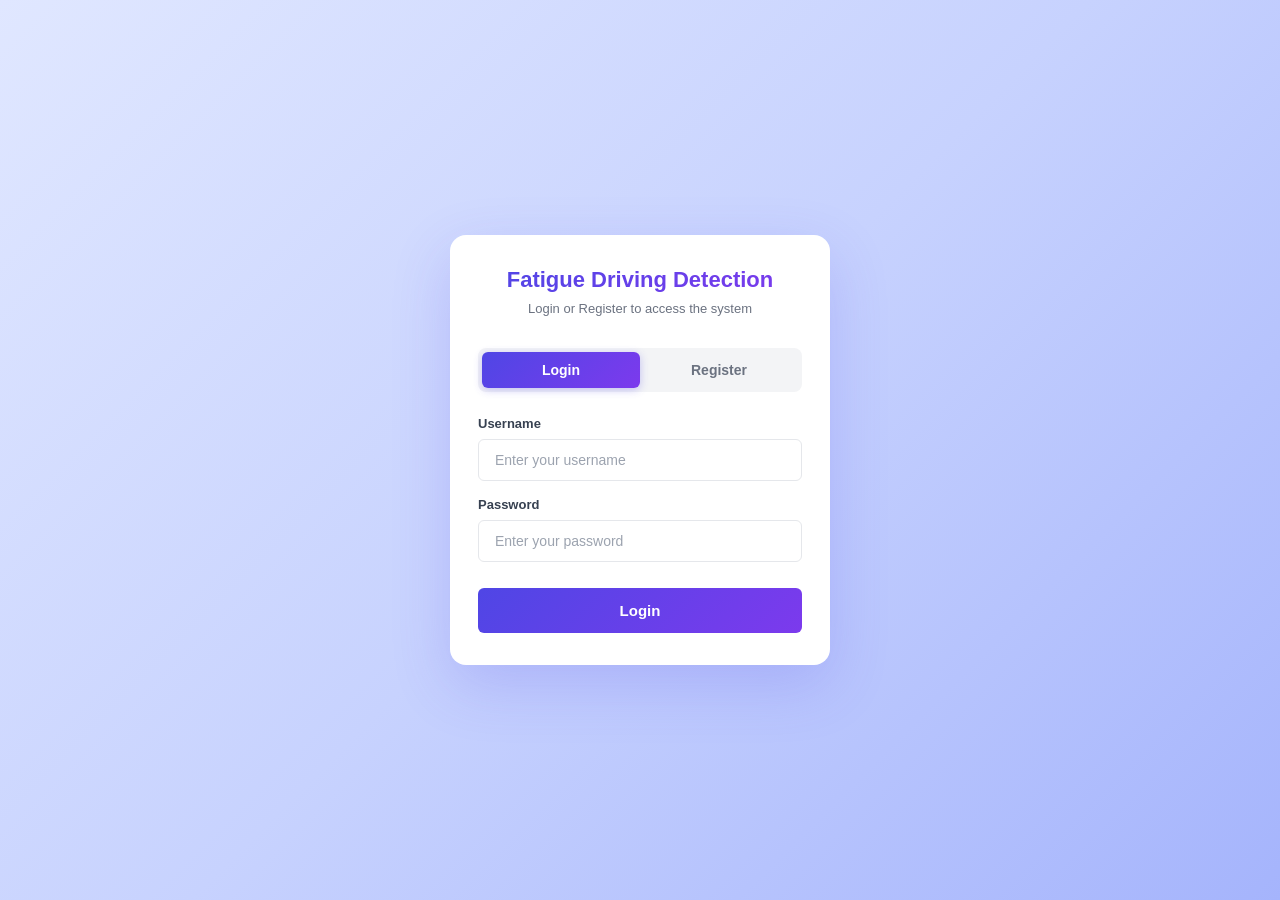
<file: Fatigue-Driving-Detection/user-center.html>
<!DOCTYPE html>
<html lang="en">
<head>
    <meta charset="UTF-8">
    <meta name="viewport" content="width=device-width, initial-scale=1.0">
    <title>User Center - Fatigue Driving Detection</title>
    <style>
        /* ==================== CSS Reset & Base Styles ==================== */
        * {
            margin: 0;
            padding: 0;
            box-sizing: border-box;
        }

        /* ==================== CSS Variables ==================== */
        :root {
            /* 统一蓝色系配色 - 与主页面保持一致 */
            --primary-900: #1e3a5f;
            --primary-700: #2563eb;
            --primary-500: #3b82f6;
            --primary-300: #60a5fa;
            --primary-100: #dbeafe;
            --primary-50: #eff6ff;
            
            /* 状态颜色 */
            --status-idle: #6b7280;
            --status-active: #2563eb;
            --status-warning: #f59e0b;
            --status-danger: #dc2626;
            --status-success: #059669;
            
            /* 中性色 */
            --neutral-white: #ffffff;
            --neutral-100: #f3f4f6;
            --neutral-200: #e5e7eb;
            --neutral-500: #6b7280;
            --neutral-700: #374151;

            /* 侧边栏宽度 */
            --sidebar-width: 240px;
        }

        body {
            font-family: -apple-system, BlinkMacSystemFont, 'Segoe UI', Roboto, Oxygen, Ubuntu, sans-serif;
            height: 100vh;
            overflow: hidden;
            background-color: var(--primary-50);
        }

        /* ==================== Layout: Sidebar + Main Content ==================== */
        .app-container {
            display: flex;
            height: 100vh;
        }

        /* ==================== Sidebar ==================== */
        .sidebar {
            width: var(--sidebar-width);
            background: linear-gradient(180deg, var(--primary-900) 0%, var(--primary-700) 100%);
            display: flex;
            flex-direction: column;
            box-shadow: 2px 0 12px rgba(0, 0, 0, 0.1);
        }

        .sidebar-header {
            padding: 20px;
            border-bottom: 1px solid rgba(255, 255, 255, 0.1);
        }

        .sidebar-logo {
            color: #fff;
            font-size: 16px;
            font-weight: 600;
            display: flex;
            align-items: center;
            gap: 10px;
        }

        .sidebar-logo .icon {
            font-size: 24px;
        }

        .sidebar-nav {
            flex: 1;
            padding: 16px 12px;
            overflow-y: auto;
        }

        .nav-item {
            display: flex;
            align-items: center;
            padding: 12px 16px;
            color: rgba(255, 255, 255, 0.7);
            text-decoration: none;
            border-radius: 8px;
            margin-bottom: 4px;
            cursor: pointer;
            transition: all 0.2s ease;
            font-size: 14px;
        }

        .nav-item:hover {
            background-color: rgba(255, 255, 255, 0.1);
            color: #fff;
        }

        .nav-item.active {
            background-color: rgba(255, 255, 255, 0.2);
            color: #fff;
            font-weight: 500;
        }

        .nav-item .icon {
            margin-right: 12px;
            font-size: 18px;
            width: 20px;
            text-align: center;
        }

        .sidebar-footer {
            padding: 16px;
            border-top: 1px solid rgba(255, 255, 255, 0.1);
        }

        .user-info {
            display: flex;
            align-items: center;
            gap: 12px;
            color: #fff;
        }

        .user-avatar {
            width: 36px;
            height: 36px;
            background-color: var(--primary-500);
            border-radius: 50%;
            display: flex;
            align-items: center;
            justify-content: center;
            font-weight: 600;
        }

        .user-details {
            flex: 1;
        }

        .user-name {
            font-size: 14px;
            font-weight: 500;
        }

        .user-role {
            font-size: 12px;
            opacity: 0.7;
        }

        /* Logout Button */
        .logout-btn {
            width: 100%;
            margin-top: 12px;
            padding: 10px 16px;
            background-color: rgba(239, 68, 68, 0.2);
            color: #fca5a5;
            border: 1px solid rgba(239, 68, 68, 0.3);
            border-radius: 8px;
            font-size: 13px;
            font-weight: 500;
            cursor: pointer;
            transition: all 0.2s;
            display: flex;
            align-items: center;
            justify-content: center;
            gap: 8px;
        }

        .logout-btn:hover {
            background-color: rgba(239, 68, 68, 0.4);
            color: #fff;
        }

        /* ==================== Main Content Area ==================== */
        .main-content {
            flex: 1;
            display: flex;
            flex-direction: column;
            overflow: hidden;
        }

        .content-header {
            padding: 16px 24px;
            background-color: var(--neutral-white);
            border-bottom: 1px solid var(--neutral-200);
            display: flex;
            justify-content: space-between;
            align-items: center;
        }

        .content-title {
            font-size: 20px;
            font-weight: 600;
            color: var(--neutral-700);
        }

        .content-body {
            flex: 1;
            padding: 24px;
            overflow-y: auto;
        }

        /* ==================== Page Sections ==================== */
        .page-section {
            display: none;
        }

        .page-section.active {
            display: block;
        }

        /* ==================== Cards ==================== */
        .card {
            background-color: var(--neutral-white);
            border-radius: 12px;
            box-shadow: 0 2px 8px rgba(0, 0, 0, 0.06);
            margin-bottom: 20px;
        }

        .card-header {
            padding: 16px 20px;
            border-bottom: 1px solid var(--neutral-100);
            display: flex;
            justify-content: space-between;
            align-items: center;
        }

        .card-title {
            font-size: 16px;
            font-weight: 600;
            color: var(--neutral-700);
        }

        .card-body {
            padding: 20px;
        }

        /* ==================== Statistics Grid ==================== */
        .stats-grid {
            display: grid;
            grid-template-columns: repeat(auto-fit, minmax(200px, 1fr));
            gap: 16px;
            margin-bottom: 24px;
        }

        .stat-card {
            background-color: var(--neutral-white);
            border-radius: 12px;
            padding: 20px;
            box-shadow: 0 2px 8px rgba(0, 0, 0, 0.06);
        }

        .stat-label {
            font-size: 13px;
            color: var(--neutral-500);
            margin-bottom: 8px;
        }

        .stat-value {
            font-size: 28px;
            font-weight: 700;
            color: var(--primary-700);
        }

        .stat-value.warning {
            color: var(--status-warning);
        }

        .stat-value.danger {
            color: var(--status-danger);
        }

        /* ==================== Forms ==================== */
        .form-group {
            margin-bottom: 16px;
        }

        .form-label {
            display: block;
            font-size: 14px;
            font-weight: 500;
            color: var(--neutral-700);
            margin-bottom: 8px;
        }

        .form-input {
            width: 100%;
            padding: 10px 14px;
            border: 1px solid var(--neutral-200);
            border-radius: 8px;
            font-size: 14px;
            transition: border-color 0.2s;
        }

        .form-input:focus {
            outline: none;
            border-color: var(--primary-500);
        }

        .form-select {
            width: 100%;
            padding: 10px 14px;
            border: 1px solid var(--neutral-200);
            border-radius: 8px;
            font-size: 14px;
            background-color: #fff;
            cursor: pointer;
        }

        .form-checkbox {
            display: flex;
            align-items: center;
            gap: 8px;
            cursor: pointer;
        }

        .form-checkbox input {
            width: 18px;
            height: 18px;
            cursor: pointer;
        }

        /* ==================== Buttons ==================== */
        .btn {
            padding: 10px 20px;
            border: none;
            border-radius: 8px;
            font-size: 14px;
            font-weight: 500;
            cursor: pointer;
            transition: all 0.2s;
            display: inline-flex;
            align-items: center;
            gap: 8px;
        }

        .btn-primary {
            background-color: var(--primary-700);
            color: #fff;
        }

        .btn-primary:hover {
            background-color: var(--primary-500);
        }

        .btn-secondary {
            background-color: var(--neutral-100);
            color: var(--neutral-700);
        }

        .btn-secondary:hover {
            background-color: var(--neutral-200);
        }

        .btn-danger {
            background-color: var(--status-danger);
            color: #fff;
        }

        .btn-danger:hover {
            background-color: #b91c1c;
        }

        .btn-sm {
            padding: 6px 12px;
            font-size: 13px;
        }

        /* ==================== Tables ==================== */
        .table-container {
            overflow-x: auto;
        }

        .data-table {
            width: 100%;
            border-collapse: collapse;
            font-size: 14px;
        }

        .data-table th {
            background-color: var(--neutral-100);
            padding: 12px 16px;
            text-align: left;
            font-weight: 600;
            color: var(--neutral-700);
            border-bottom: 2px solid var(--neutral-200);
        }

        .data-table td {
            padding: 12px 16px;
            border-bottom: 1px solid var(--neutral-100);
            color: var(--neutral-700);
        }

        .data-table tr:hover {
            background-color: var(--primary-50);
        }

        /* ==================== Status Badges ==================== */
        .badge {
            display: inline-block;
            padding: 4px 10px;
            border-radius: 20px;
            font-size: 12px;
            font-weight: 500;
        }

        .badge-success {
            background-color: #d1fae5;
            color: #065f46;
        }

        .badge-warning {
            background-color: #fef3c7;
            color: #92400e;
        }

        .badge-danger {
            background-color: #fee2e2;
            color: #991b1b;
        }

        .badge-info {
            background-color: var(--primary-100);
            color: var(--primary-700);
        }

        /* ==================== Chart Placeholder ==================== */
        .chart-container {
            height: 300px;
            background-color: var(--neutral-100);
            border-radius: 8px;
            display: flex;
            align-items: center;
            justify-content: center;
            color: var(--neutral-500);
        }

        /* ==================== Filter Bar ==================== */
        .filter-bar {
            display: flex;
            gap: 12px;
            flex-wrap: wrap;
            margin-bottom: 20px;
            align-items: center;
        }

        .filter-bar .form-input,
        .filter-bar .form-select {
            width: auto;
            min-width: 150px;
        }

        /* ==================== Empty State ==================== */
        .empty-state {
            text-align: center;
            padding: 60px 20px;
            color: var(--neutral-500);
        }

        .empty-state .icon {
            font-size: 48px;
            margin-bottom: 16px;
            opacity: 0.5;
        }

        /* ==================== Responsive ==================== */
        @media screen and (min-width: 1600px) {
            :root {
                --sidebar-width: 280px;
            }
        }

        @media screen and (max-width: 1366px) {
            :root {
                --sidebar-width: 220px;
            }
        }

        @media screen and (max-width: 1024px) {
            .sidebar {
                width: 200px;
            }
            
            .stats-grid {
                grid-template-columns: repeat(2, 1fr);
            }
        }

        @media screen and (max-width: 768px) {
            .sidebar {
                position: fixed;
                left: -200px;
                z-index: 100;
                transition: left 0.3s;
            }
            
            .sidebar.open {
                left: 0;
            }
        }
    </style>
</head>
<body>
    <div class="app-container">
        <!-- ==================== Sidebar Navigation ==================== -->
        <aside class="sidebar">
            <div class="sidebar-header">
                <div class="sidebar-logo">
                    <span class="icon">⚠️</span>
                    <span>Fatigue Detection</span>
        </div>
            </div>
            
            <nav class="sidebar-nav">
                <!-- Dashboard -->
                <div class="nav-item active" data-page="dashboard">
                    <span class="icon">📊</span>
                    <span>Dashboard</span>
                </div>
                
                <!-- Detection Records -->
                <div class="nav-item" data-page="records">
                    <span class="icon">📋</span>
                    <span>Detection Records</span>
                </div>
                
                <!-- Threshold Settings -->
                <div class="nav-item" data-page="threshold">
                    <span class="icon">⚙️</span>
                    <span>Threshold Settings</span>
                </div>
                
                <!-- Warning Configuration -->
                <div class="nav-item" data-page="warning">
                    <span class="icon">🔔</span>
                    <span>Warning Config</span>
                </div>
                
                <!-- Camera Settings -->
                <div class="nav-item" data-page="camera">
                    <span class="icon">📷</span>
                    <span>Camera Settings</span>
                </div>
                
                <!-- Data Export -->
                <div class="nav-item" data-page="export">
                    <span class="icon">📥</span>
                    <span>Data Export</span>
                </div>
            </nav>
            
            <div class="sidebar-footer">
        <div class="user-info">
                    <div class="user-avatar" id="userAvatar">U</div>
                    <div class="user-details">
                        <div class="user-name" id="userName">User</div>
                        <div class="user-role">Driver</div>
                    </div>
                </div>
            </div>
        </aside>

        <!-- ==================== Main Content ==================== -->
        <main class="main-content">
            <!-- Header -->
            <header class="content-header">
                <h1 class="content-title" id="pageTitle">Dashboard</h1>
                <div style="display: flex; gap: 8px;">
                    <button class="btn btn-secondary btn-sm" id="btnBack">
                        <span>←</span> Back to Detection
                    </button>
                    <button class="btn btn-danger btn-sm" id="btnLogout">
                        <span>🚪</span> Logout
                    </button>
        </div>
    </header>

            <!-- Content Body -->
            <div class="content-body">
                <!-- ==================== Dashboard Page ==================== -->
                <section class="page-section active" id="pageDashboard">
                    <!-- Statistics Cards -->
                    <div class="stats-grid">
                        <div class="stat-card">
                            <div class="stat-label">Total Detections</div>
                            <div class="stat-value" id="statTotal">0</div>
                        </div>
                        <div class="stat-card">
                            <div class="stat-label">Fatigue Alerts</div>
                            <div class="stat-value danger" id="statAlerts">0</div>
                        </div>
                        <div class="stat-card">
                            <div class="stat-label">Detection Hours</div>
                            <div class="stat-value" id="statHours">0</div>
                        </div>
                        <div class="stat-card">
                            <div class="stat-label">Alert Rate</div>
                            <div class="stat-value warning" id="statRate">0%</div>
                        </div>
                    </div>

                    <!-- Detection Trend Chart -->
                    <div class="card">
                        <div class="card-header">
                            <h3 class="card-title">Detection Trend (Last 7 Days)</h3>
                        </div>
                        <div class="card-body">
                            <div class="chart-container" id="trendChart">
                                Chart visualization area - can be integrated with Chart.js
                            </div>
                        </div>
                    </div>

                    <!-- Recent Alerts -->
                    <div class="card">
                        <div class="card-header">
                            <h3 class="card-title">Recent Alerts</h3>
                            <button class="btn btn-secondary btn-sm" onclick="navigateTo('records')">View All</button>
                        </div>
                        <div class="card-body">
                            <div class="table-container">
                                <table class="data-table">
                                    <thead>
                                        <tr>
                                            <th>Time</th>
                                            <th>Type</th>
                                            <th>Eye Closure</th>
                                            <th>Status</th>
                                        </tr>
                                    </thead>
                                    <tbody id="recentAlertsTable">
                                        <tr>
                                            <td colspan="4" style="text-align: center; color: var(--neutral-500);">
                                                No recent alerts
                                            </td>
                                        </tr>
                                    </tbody>
                                </table>
                            </div>
                        </div>
            </div>
        </section>

                <!-- ==================== Detection Records Page ==================== -->
                <section class="page-section" id="pageRecords">
                    <!-- Filter Bar -->
                    <div class="filter-bar">
                        <input type="date" class="form-input" id="filterDateStart" placeholder="Start Date">
                        <input type="date" class="form-input" id="filterDateEnd" placeholder="End Date">
                        <select class="form-select" id="filterType">
                            <option value="">All Types</option>
                            <option value="fatigue">Fatigue</option>
                            <option value="normal">Normal</option>
                        </select>
                        <button class="btn btn-primary" id="btnFilter">
                            <span>🔍</span> Filter
                    </button>
                        <button class="btn btn-secondary" id="btnClearFilter">
                            Clear
                    </button>
                </div>

                    <!-- Records Table -->
                    <div class="card">
                        <div class="card-header">
                            <h3 class="card-title">Detection Records</h3>
                            <div>
                                <button class="btn btn-secondary btn-sm" id="btnRefreshRecords">
                                    <span>↻</span> Refresh
                                </button>
            </div>
                </div>
                        <div class="card-body">
                            <div class="table-container">
                                <table class="data-table">
                                    <thead>
                                        <tr>
                                            <th>ID</th>
                                            <th>Timestamp</th>
                                            <th>Eye Aspect Ratio</th>
                                            <th>Mouth Aspect Ratio</th>
                                            <th>Status</th>
                                            <th>Actions</th>
                                        </tr>
                                    </thead>
                                    <tbody id="recordsTableBody">
                                        <tr>
                                            <td colspan="6" style="text-align: center; color: var(--neutral-500);">
                                                Loading records...
                                            </td>
                                        </tr>
                                    </tbody>
                                </table>
                    </div>
                </div>
            </div>
        </section>

                <!-- ==================== Threshold Settings Page ==================== -->
                <section class="page-section" id="pageThreshold">
                    <div class="card">
                        <div class="card-header">
                            <h3 class="card-title">Detection Thresholds</h3>
                        </div>
                        <div class="card-body">
                            <!-- Eye Aspect Ratio Threshold -->
                            <div class="form-group">
                                <label class="form-label">Eye Aspect Ratio Threshold</label>
                                <input type="number" class="form-input" id="thresholdEAR" step="0.01" min="0" max="1" placeholder="0.2">
                                <small style="color: var(--neutral-500);">Below this value indicates eye closure (default: 0.2)</small>
                            </div>
                            
                            <!-- Mouth Aspect Ratio Threshold -->
                            <div class="form-group">
                                <label class="form-label">Mouth Aspect Ratio Threshold</label>
                                <input type="number" class="form-input" id="thresholdMAR" step="0.01" min="0" max="1" placeholder="0.5">
                                <small style="color: var(--neutral-500);">Mouth opening threshold (default: 0.5)</small>
                            </div>
                            
                            <!-- Consecutive Frames Threshold -->
                            <div class="form-group">
                                <label class="form-label">Consecutive Frames Threshold</label>
                                <input type="number" class="form-input" id="thresholdFrames" step="1" min="1" max="100" placeholder="15">
                                <small style="color: var(--neutral-500);">Number of consecutive frames to trigger alert (default: 15)</small>
                            </div>
                            
                            <button class="btn btn-primary" id="btnSaveThreshold">
                                <span>💾</span> Save Settings
                            </button>
                        </div>
                    </div>

                    <!-- Presets -->
                    <div class="card">
                        <div class="card-header">
                            <h3 class="card-title">Preset Configurations</h3>
                        </div>
                        <div class="card-body">
                            <div style="display: flex; gap: 12px; flex-wrap: wrap;">
                                <button class="btn btn-secondary" onclick="applyThresholdPreset('strict')">Strict</button>
                                <button class="btn btn-secondary" onclick="applyThresholdPreset('normal')">Normal</button>
                                <button class="btn btn-secondary" onclick="applyThresholdPreset('relaxed')">Relaxed</button>
                            </div>
                        </div>
                    </div>
                </section>

                <!-- ==================== Warning Configuration Page ==================== -->
                <section class="page-section" id="pageWarning">
                    <div class="card">
                        <div class="card-header">
                            <h3 class="card-title">Warning Settings</h3>
                        </div>
                        <div class="card-body">
                            <!-- Audio Warning -->
                            <div class="form-group">
                                <label class="form-checkbox">
                                    <input type="checkbox" id="enableAudioWarning" checked>
                                    <span>Enable Audio Warning</span>
                                </label>
                            </div>
                            
                            <!-- Visual Warning -->
                            <div class="form-group">
                                <label class="form-checkbox">
                                    <input type="checkbox" id="enableVisualWarning" checked>
                                    <span>Enable Visual Warning</span>
                                </label>
                            </div>
                            
                            <!-- Warning Message -->
                            <div class="form-group">
                                <label class="form-label">Warning Message</label>
                                <input type="text" class="form-input" id="warningMessage" placeholder="Warning! Fatigue detected. Please rest!">
                            </div>
                            
                            <!-- Alert Duration -->
                            <div class="form-group">
                                <label class="form-label">Alert Duration (seconds)</label>
                                <input type="number" class="form-input" id="alertDuration" min="1" max="60" value="3">
                            </div>
                            
                            <button class="btn btn-primary" id="btnSaveWarning">
                                <span>💾</span> Save Settings
                            </button>
                        </div>
                    </div>
                </section>

                <!-- ==================== Camera Settings Page ==================== -->
                <section class="page-section" id="pageCamera">
                    <div class="card">
                        <div class="card-header">
                            <h3 class="card-title">Camera Configuration</h3>
                        </div>
                        <div class="card-body">
                            <!-- Camera Selection -->
                            <div class="form-group">
                                <label class="form-label">Camera Device</label>
                                <select class="form-select" id="cameraDevice">
                                    <option value="">Loading cameras...</option>
                                </select>
                            </div>
                            
                            <!-- Resolution -->
                            <div class="form-group">
                                <label class="form-label">Resolution</label>
                                <select class="form-select" id="cameraResolution">
                                    <option value="640x480">640 x 480</option>
                                    <option value="1280x720" selected>1280 x 720 (HD)</option>
                                    <option value="1920x1080">1920 x 1080 (Full HD)</option>
                                </select>
                            </div>
                            
                            <!-- Frame Rate -->
                            <div class="form-group">
                                <label class="form-label">Frame Rate (FPS)</label>
                                <select class="form-select" id="cameraFPS">
                                    <option value="15">15 FPS</option>
                                    <option value="30" selected>30 FPS</option>
                                    <option value="60">60 FPS</option>
                                </select>
                            </div>
                            
                            <!-- Mirror Mode -->
                            <div class="form-group">
                                <label class="form-checkbox">
                                    <input type="checkbox" id="cameraMirror" checked>
                                    <span>Mirror Mode</span>
                                </label>
                            </div>
                            
                            <button class="btn btn-primary" id="btnSaveCamera">
                                <span>💾</span> Save Settings
                            </button>
                        </div>
                    </div>

                    <!-- Camera Preview Test -->
                    <div class="card">
                        <div class="card-header">
                            <h3 class="card-title">Camera Test</h3>
                        </div>
                        <div class="card-body">
                            <div style="width: 100%; max-width: 640px; height: 360px; background-color: var(--neutral-100); border-radius: 8px; display: flex; align-items: center; justify-content: center;" id="cameraPreview">
                                <span style="color: var(--neutral-500);">Camera preview will appear here</span>
                            </div>
                        </div>
                    </div>
                </section>

                <!-- ==================== Data Export Page ==================== -->
                <section class="page-section" id="pageExport">
                    <div class="card">
                        <div class="card-header">
                            <h3 class="card-title">Export Detection Data</h3>
                        </div>
                        <div class="card-body">
                            <!-- Date Range -->
                            <div class="form-group">
                                <label class="form-label">Date Range</label>
                                <div style="display: flex; gap: 12px;">
                                    <input type="date" class="form-input" id="exportDateStart">
                                    <input type="date" class="form-input" id="exportDateEnd">
                                </div>
                            </div>
                            
                            <!-- Export Format -->
                            <div class="form-group">
                                <label class="form-label">Export Format</label>
                                <select class="form-select" id="exportFormat">
                                    <option value="json">JSON</option>
                                    <option value="csv">CSV</option>
                                    <option value="txt">TXT</option>
                                </select>
                            </div>
                            
                            <!-- Include Statistics -->
                            <div class="form-group">
                                <label class="form-checkbox">
                                    <input type="checkbox" id="exportIncludeStats" checked>
                                    <span>Include Statistics Summary</span>
                                </label>
                            </div>
                            
                            <div style="display: flex; gap: 12px;">
                                <button class="btn btn-primary" id="btnExportData">
                                    <span>📥</span> Export Data
                                </button>
                                <button class="btn btn-secondary" id="btnExportPreview">
                                    <span>👁️</span> Preview
                                </button>
                            </div>
                        </div>
                    </div>

                    <!-- Export Preview -->
                    <div class="card" id="exportPreviewCard" style="display: none;">
                        <div class="card-header">
                            <h3 class="card-title">Export Preview</h3>
                        </div>
                        <div class="card-body">
                            <pre id="exportPreviewContent" style="background-color: var(--neutral-100); padding: 16px; border-radius: 8px; overflow-x: auto; font-size: 13px;"></pre>
                        </div>
                    </div>
                </section>
            </div>
    </main>
    </div>

    <script>
        /**
         * ========================================
         * User Center - Fatigue Driving Detection
         * ========================================
         * Core module for user settings, configuration,
         * and detection record management.
         * 
         * Storage: LocalStorage + JSON/TXT files
         * API Integration: /process_frame, /start_detection, /get_records
         */

        // ==================== Constants ====================
        // 注意：必须与 index.html 和 login.html 保持一致
        const STORAGE_KEY = 'currentUser';
        const CONFIG_KEY = 'fatigue_detection_config';
        
        // Default threshold values (matching backend defaults)
        const DEFAULT_THRESHOLDS = {
            ear: 0.2,        // Eye Aspect Ratio - 眼睛纵横比阈值
            mar: 0.5,        // Mouth Aspect Ratio - 嘴巴纵横比阈值
            frames: 15       // Consecutive frames - 连续帧数阈值
        };

        // Preset configurations - 预设配置
        const THRESHOLD_PRESETS = {
            strict: { ear: 0.25, mar: 0.45, frames: 10 },   // 严格模式
            normal: { ear: 0.2, mar: 0.5, frames: 15 },      // 正常模式
            relaxed: { ear: 0.15, mar: 0.55, frames: 20 }    // 宽松模式
        };

        // ==================== DOM Elements ====================
        // Navigation - 导航
        const navItems = document.querySelectorAll('.nav-item');
        const pageSections = document.querySelectorAll('.page-section');
        const pageTitle = document.getElementById('pageTitle');

        // User info - 用户信息
        const userAvatar = document.getElementById('userAvatar');
        const userName = document.getElementById('userName');

        // Dashboard elements - 仪表盘元素
        const statTotal = document.getElementById('statTotal');
        const statAlerts = document.getElementById('statAlerts');
        const statHours = document.getElementById('statHours');
        const statRate = document.getElementById('statRate');
        const recentAlertsTable = document.getElementById('recentAlertsTable');

        // Records elements - 记录元素
        const recordsTableBody = document.getElementById('recordsTableBody');
        const filterDateStart = document.getElementById('filterDateStart');
        const filterDateEnd = document.getElementById('filterDateEnd');
        const filterType = document.getElementById('filterType');
        const btnFilter = document.getElementById('btnFilter');
        const btnClearFilter = document.getElementById('btnClearFilter');
        const btnRefreshRecords = document.getElementById('btnRefreshRecords');

        // Threshold elements - 阈值元素
        const thresholdEAR = document.getElementById('thresholdEAR');
        const thresholdMAR = document.getElementById('thresholdMAR');
        const thresholdFrames = document.getElementById('thresholdFrames');
        const btnSaveThreshold = document.getElementById('btnSaveThreshold');

        // Warning elements - 预警元素
        const enableAudioWarning = document.getElementById('enableAudioWarning');
        const enableVisualWarning = document.getElementById('enableVisualWarning');
        const warningMessage = document.getElementById('warningMessage');
        const alertDuration = document.getElementById('alertDuration');
        const btnSaveWarning = document.getElementById('btnSaveWarning');

        // Camera elements - 摄像头元素
        const cameraDevice = document.getElementById('cameraDevice');
        const cameraResolution = document.getElementById('cameraResolution');
        const cameraFPS = document.getElementById('cameraFPS');
        const cameraMirror = document.getElementById('cameraMirror');
        const btnSaveCamera = document.getElementById('btnSaveCamera');
        const cameraPreview = document.getElementById('cameraPreview');

        // Export elements - 导出元素
        const exportDateStart = document.getElementById('exportDateStart');
        const exportDateEnd = document.getElementById('exportDateEnd');
        const exportFormat = document.getElementById('exportFormat');
        const exportIncludeStats = document.getElementById('exportIncludeStats');
        const btnExportData = document.getElementById('btnExportData');
        const btnExportPreview = document.getElementById('btnExportPreview');
        const exportPreviewCard = document.getElementById('exportPreviewCard');
        const exportPreviewContent = document.getElementById('exportPreviewContent');

        // Back button - 返回按钮
        const btnBack = document.getElementById('btnBack');
        
        // Logout button - 退出登录按钮
        const btnLogout = document.getElementById('btnLogout');

        // ==================== State ====================
        let currentUser = null;
        let detectionRecords = [];
        let currentFilter = {
            dateStart: null,
            dateEnd: null,
            type: ''
        };

        // ==================== Initialization ====================
        /**
         * Initialize user center - 初始化用户中心
         */
        function init() {
            console.log('[UserCenter] Initializing...');

            // Get current user from localStorage - 从localStorage获取当前用户
            currentUser = localStorage.getItem(STORAGE_KEY);
            if (!currentUser) {
                // No user logged in, redirect to login - 未登录，跳转到登录页
                console.log('[UserCenter] No user found, redirecting to login');
                window.location.href = 'login.html';
                return;
            }

            // Update user info display - 更新用户信息显示
            userAvatar.textContent = currentUser.charAt(0).toUpperCase();
            userName.textContent = currentUser;
            
            // Load saved configuration - 加载保存的配置
            loadConfiguration();
            
            // Load detection records - 加载检测记录
            loadDetectionRecords();
            
            // Setup event listeners - 设置事件监听
            setupEventListeners();
            
            // Load available cameras - 加载可用摄像头
            loadAvailableCameras();
            
            console.log('[UserCenter] Initialization complete');
        }

        /**
         * Load saved configuration from localStorage - 从localStorage加载保存的配置
         */
        function loadConfiguration() {
            const savedConfig = localStorage.getItem(CONFIG_KEY);
            if (savedConfig) {
                try {
                    const config = JSON.parse(savedConfig);
                    
                    // Load threshold settings - 加载阈值设置
                    if (config.thresholds) {
                        thresholdEAR.value = config.thresholds.ear || DEFAULT_THRESHOLDS.ear;
                        thresholdMAR.value = config.thresholds.mar || DEFAULT_THRESHOLDS.mar;
                        thresholdFrames.value = config.thresholds.frames || DEFAULT_THRESHOLDS.frames;
                    }
                    
                    // Load warning settings - 加载预警设置
                    if (config.warning) {
                        enableAudioWarning.checked = config.warning.enableAudio !== false;
                        enableVisualWarning.checked = config.warning.enableVisual !== false;
                        warningMessage.value = config.warning.message || 'Warning! Fatigue detected. Please rest!';
                        alertDuration.value = config.warning.duration || 3;
                    }
                    
                    // Load camera settings - 加载摄像头设置
                    if (config.camera) {
                        cameraResolution.value = config.camera.resolution || '1280x720';
                        cameraFPS.value = config.camera.fps || 30;
                        cameraMirror.checked = config.camera.mirror !== false;
                    }
                    
                    console.log('[UserCenter] Configuration loaded');
                } catch (e) {
                    console.error('[UserCenter] Error loading config:', e);
                }
            } else {
                // Apply default values - 应用默认值
                thresholdEAR.value = DEFAULT_THRESHOLDS.ear;
                thresholdMAR.value = DEFAULT_THRESHOLDS.mar;
                thresholdFrames.value = DEFAULT_THRESHOLDS.frames;
            }
        }

        /**
         * Save configuration to localStorage - 保存配置到localStorage
         * 同时预留与后端接口的对接逻辑
         */
        function saveConfiguration() {
            const config = {
                thresholds: {
                    ear: parseFloat(thresholdEAR.value) || DEFAULT_THRESHOLDS.ear,
                    mar: parseFloat(thresholdMAR.value) || DEFAULT_THRESHOLDS.mar,
                    frames: parseInt(thresholdFrames.value) || DEFAULT_THRESHOLDS.frames
                },
                warning: {
                    enableAudio: enableAudioWarning.checked,
                    enableVisual: enableVisualWarning.checked,
                    message: warningMessage.value,
                    duration: parseInt(alertDuration.value) || 3
                },
                camera: {
                    device: cameraDevice.value,
                    resolution: cameraResolution.value,
                    fps: parseInt(cameraFPS.value) || 30,
                    mirror: cameraMirror.checked
                }
            };
            
            // Save to localStorage - 保存到本地存储
            localStorage.setItem(CONFIG_KEY, JSON.stringify(config));
            console.log('[UserCenter] Configuration saved:', config);
            
            // Show success feedback - 显示成功提示
            alert('Settings saved successfully!');
            
            // ========================================
            // TODO: 发送配置到后端 - 接口对接
            // API: POST /start_detection with config
            //
            // 示例代码:
            // fetch('/start_detection', {
            //     method: 'POST',
            //     headers: { 'Content-Type': 'application/json' },
            //     body: JSON.stringify({ 
            //         config: config.thresholds,
            //         warning: config.warning,
            //         camera: config.camera
            //     })
            // })
            // .then(response => response.json())
            // .then(data => {
            //     console.log('[UserCenter] Backend config updated:', data);
            // })
            // .catch(error => {
            //     console.error('[UserCenter] Failed to update backend:', error);
            // });
            // ========================================
        }

        // ==================== API Integration - 接口对接 ====================
        /**
         * Load detection records from backend/local storage
         * 从后端/本地存储加载检测记录
         * 
         * API Endpoint: GET /get_records
         */
        async function loadDetectionRecords() {
            console.log('[UserCenter] Loading detection records...');
            
            // ========================================
            // TODO: 替换为实际的API调用
            // API: GET /get_records?user={currentUser}
            //
            // 示例代码:
            // try {
            //     const response = await fetch(`/get_records?user=${currentUser}`);
            //     const data = await response.json();
            //     detectionRecords = data.records || [];
            // } catch (e) {
            //     console.error('[UserCenter] API Error:', e);
            // }
            // ========================================
            
            // For now, load from localStorage (demo data) - 暂时从localStorage加载（演示数据）
            const recordsKey = `fatigue_detection_records_${currentUser}`;
            const savedRecords = localStorage.getItem(recordsKey);
            
            if (savedRecords) {
                try {
                    detectionRecords = JSON.parse(savedRecords);
                } catch (e) {
                    console.error('[UserCenter] Error parsing records:', e);
                    detectionRecords = [];
                }
            } else {
                // Generate demo data if no records - 如果没有记录则生成演示数据
                detectionRecords = generateDemoRecords();
            }
            
            // Update UI - 更新界面
            updateDashboardStats();
            updateRecordsTable();
            updateRecentAlerts();
            
            console.log(`[UserCenter] Loaded ${detectionRecords.length} records`);
        }

        /**
         * Generate demo records for testing - 生成演示数据用于测试
         */
        function generateDemoRecords() {
            const records = [];
            const now = new Date();
            
            for (let i = 0; i < 20; i++) {
                const date = new Date(now - i * 3600000); // Each record 1 hour apart - 每条记录相隔1小时
                const isFatigue = Math.random() > 0.7;
                
                records.push({
                    id: `REC${String(i + 1).padStart(4, '0')}`,
                    timestamp: date.toISOString(),
                    ear: isFatigue ? (Math.random() * 0.1 + 0.1).toFixed(3) : (Math.random() * 0.1 + 0.25).toFixed(3),
                    mar: isFatigue ? (Math.random() * 0.2 + 0.5).toFixed(3) : (Math.random() * 0.1 + 0.2).toFixed(3),
                    status: isFatigue ? 'fatigue' : 'normal'
                });
            }
            
            // Save demo data - 保存演示数据
            const recordsKey = `fatigue_detection_records_${currentUser}`;
            localStorage.setItem(recordsKey, JSON.stringify(records));
            
            return records;
        }

        // ==================== Dashboard Updates - 仪表盘更新 ====================
        /**
         * Update dashboard statistics - 更新仪表盘统计
         */
        function updateDashboardStats() {
            const total = detectionRecords.length;
            const alerts = detectionRecords.filter(r => r.status === 'fatigue').length;
            const hours = (total * 0.5).toFixed(1); // Estimate - 估算
            const rate = total > 0 ? ((alerts / total) * 100).toFixed(1) : 0;
            
            statTotal.textContent = total;
            statAlerts.textContent = alerts;
            statHours.textContent = hours;
            statRate.textContent = rate + '%';
        }

        /**
         * Update recent alerts table - 更新最近预警表格
         */
        function updateRecentAlerts() {
            const fatigueRecords = detectionRecords
                .filter(r => r.status === 'fatigue')
                .slice(0, 5);
            
            if (fatigueRecords.length === 0) {
                recentAlertsTable.innerHTML = `
                    <tr>
                        <td colspan="5" style="text-align: center; color: var(--neutral-500);">
                            No recent alerts
                        </td>
                    </tr>
                `;
                return;
            }

            recentAlertsTable.innerHTML = fatigueRecords.map(record => `
                <tr>
                    <td>${formatDateTime(record.timestamp)}</td>
                    <td>Fatigue</td>
                    <td>${record.ear || '-'}</td>
                    <td><span class="badge badge-danger">Alert</span></td>
                </tr>
            `).join('');
        }

        // ==================== Records Management - 记录管理 ====================
        /**
         * Update records table with filtering - 使用筛选条件更新记录表格
         */
        function updateRecordsTable() {
            let filtered = [...detectionRecords];
            
            // Apply filters - 应用筛选
            if (currentFilter.dateStart) {
                filtered = filtered.filter(r => new Date(r.timestamp) >= new Date(currentFilter.dateStart));
            }
            if (currentFilter.dateEnd) {
                filtered = filtered.filter(r => new Date(r.timestamp) <= new Date(currentFilter.dateEnd + 'T23:59:59'));
            }
            if (currentFilter.type) {
                filtered = filtered.filter(r => r.status === currentFilter.type);
            }
            
            if (filtered.length === 0) {
                recordsTableBody.innerHTML = `
                    <tr>
                        <td colspan="7" style="text-align: center; color: var(--neutral-500);">
                            No records found
                        </td>
                    </tr>
                `;
                return;
            }
            
            recordsTableBody.innerHTML = filtered.map(record => `
                <tr>
                    <td>${record.id}</td>
                    <td>${formatDateTime(record.timestamp)}</td>
                    <td>${record.ear || '-'}</td>
                    <td>${record.mar || '-'}</td>
                    <td>
                        <span class="badge ${record.status === 'fatigue' ? 'badge-danger' : 'badge-success'}">
                            ${record.status === 'fatigue' ? 'Fatigue' : 'Normal'}
                        </span>
                    </td>
                    <td>
                        <button class="btn btn-secondary btn-sm" onclick="viewRecordDetail('${record.id}')">View</button>
                    </td>
                </tr>
            `).join('');
        }

        /**
         * Apply filters to records - 应用筛选条件到记录
         */
        function applyFilters() {
            currentFilter = {
                dateStart: filterDateStart.value,
                dateEnd: filterDateEnd.value,
                type: filterType.value
            };
            updateRecordsTable();
        }

        /**
         * Clear all filters - 清除所有筛选条件
         */
        function clearFilters() {
            filterDateStart.value = '';
            filterDateEnd.value = '';
            filterType.value = '';
            currentFilter = { dateStart: null, dateEnd: null, type: '' };
            updateRecordsTable();
        }

        /**
         * View record detail - 查看记录详情
         */
        function viewRecordDetail(recordId) {
            const record = detectionRecords.find(r => r.id === recordId);
            if (record) {
                alert(`Record Details:\n\nID: ${record.id}\nTime: ${formatDateTime(record.timestamp)}\nEye Ratio: ${record.ear}\nMouth Ratio: ${record.mar}\nStatus: ${record.status}`);
            }
        }

        // ==================== Threshold Presets - 阈值预设 ====================
        /**
         * Apply threshold preset - 应用阈值预设
         */
        function applyThresholdPreset(presetName) {
            const preset = THRESHOLD_PRESETS[presetName];
            if (preset) {
                thresholdEAR.value = preset.ear;
                thresholdMAR.value = preset.mar;
                thresholdFrames.value = preset.frames;
                
                console.log(`[UserCenter] Applied preset: ${presetName}`);
            }
        }

        // ==================== Camera Management - 摄像头管理 ====================
        /**
         * Load available camera devices - 加载可用的摄像头设备
         */
        async function loadAvailableCameras() {
            try {
                const devices = await navigator.mediaDevices.enumerateDevices();
                const videoDevices = devices.filter(d => d.kind === 'videoinput');
                
                if (videoDevices.length === 0) {
                    cameraDevice.innerHTML = '<option value="">No cameras found</option>';
                    return;
                }
                
                cameraDevice.innerHTML = videoDevices.map((device, index) => `
                    <option value="${device.deviceId}">
                        ${device.label || `Camera ${index + 1}`}
                    </option>
                `).join('');
                
                console.log(`[UserCenter] Found ${videoDevices.length} cameras`);
            } catch (e) {
                console.error('[UserCenter] Error loading cameras:', e);
                cameraDevice.innerHTML = '<option value="">Unable to load cameras</option>';
            }
        }

        // ==================== Data Export - 数据导出 ====================
        /**
         * Export detection data - 导出检测数据
         * 支持JSON/TXT格式，用于本地文件存储
         */
        async function exportData() {
            let filtered = [...detectionRecords];
            
            // Apply date filter - 应用日期筛选
            if (exportDateStart.value) {
                filtered = filtered.filter(r => new Date(r.timestamp) >= new Date(exportDateStart.value));
            }
            if (exportDateEnd.value) {
                filtered = filtered.filter(r => new Date(r.timestamp) <= new Date(exportDateEnd.value + 'T23:59:59'));
            }
            
            const format = exportFormat.value;
            let content = '';
            let filename = '';
            let mimeType = 'text/plain';
            
            if (format === 'json') {
                const exportData = {
                    exportDate: new Date().toISOString(),
                    user: currentUser,
                    recordCount: filtered.length,
                    ...(exportIncludeStats.checked && {
                        statistics: {
                            totalDetections: filtered.length,
                            fatigueAlerts: filtered.filter(r => r.status === 'fatigue').length,
                            normalDetections: filtered.filter(r => r.status === 'normal').length
                        }
                    }),
                    records: filtered
                };
                content = JSON.stringify(exportData, null, 2);
                filename = `fatigue_records_${new Date().toISOString().split('T')[0]}.json`;
                mimeType = 'application/json';
            } else if (format === 'csv') {
                const headers = ['ID', 'Timestamp', 'Eye Aspect Ratio', 'Mouth Aspect Ratio', 'Status'];
                const rows = filtered.map(r => [
                    r.id,
                    r.timestamp,
                    r.ear || '',
                    r.mar || '',
                    r.status
                ]);
                content = [headers.join(','), ...rows.map(r => r.join(','))].join('\n');
                filename = `fatigue_records_${new Date().toISOString().split('T')[0]}.csv`;
                mimeType = 'text/csv';
            } else {
                // TXT format - TXT格式
                content = filtered.map(r => 
                    `[${r.timestamp}] ID: ${r.id}, EAR: ${r.ear}, MAR: ${r.mar}, Status: ${r.status}`
                ).join('\n');
                filename = `fatigue_records_${new Date().toISOString().split('T')[0]}.txt`;
            }
            
            // Download file - 下载文件
            const blob = new Blob([content], { type: mimeType });
            const url = URL.createObjectURL(blob);
            const a = document.createElement('a');
            a.href = url;
            a.download = filename;
            a.click();
            URL.revokeObjectURL(url);
            
            console.log(`[UserCenter] Exported ${filtered.length} records as ${format}`);
        }

        /**
         * Preview export data - 预览导出数据
         */
        function previewExport() {
            let filtered = [...detectionRecords];
            
            if (exportDateStart.value) {
                filtered = filtered.filter(r => new Date(r.timestamp) >= new Date(exportDateStart.value));
            }
            if (exportDateEnd.value) {
                filtered = filtered.filter(r => new Date(r.timestamp) <= new Date(exportDateEnd.value + 'T23:59:59'));
            }
            
            const format = exportFormat.value;
            let preview = '';
            
            if (format === 'json') {
                const exportData = {
                    exportDate: new Date().toISOString(),
                    user: currentUser,
                    recordCount: filtered.length,
                    ...(exportIncludeStats.checked && {
                        statistics: {
                            totalDetections: filtered.length,
                            fatigueAlerts: filtered.filter(r => r.status === 'fatigue').length
                        }
                    }),
                    records: filtered.slice(0, 5) // Show first 5 - 显示前5条
                };
                preview = JSON.stringify(exportData, null, 2);
            } else if (format === 'csv') {
                const headers = ['ID', 'Timestamp', 'Eye Ratio', 'Mouth Ratio', 'Status'];
                const rows = filtered.slice(0, 5).map(r => [
                    r.id,
                    r.timestamp,
                    r.ear || '',
                    r.mar || '',
                    r.status
                ]);
                preview = [headers.join(','), ...rows.map(r => r.join(','))].join('\n');
            } else {
                preview = filtered.slice(0, 5).map(r => 
                    `[${r.timestamp}] ID: ${r.id}, EAR: ${r.ear}, MAR: ${r.mar}, Status: ${r.status}`
                ).join('\n');
            }
            
            preview += `\n\n... and ${filtered.length - 5} more records`;
            
            exportPreviewContent.textContent = preview;
            exportPreviewCard.style.display = 'block';
        }

        // ==================== Navigation - 导航 ====================
        /**
         * Navigate to specific page - 导航到指定页面
         */
        function navigateTo(pageName) {
            // Update navigation - 更新导航
            navItems.forEach(item => {
                item.classList.toggle('active', item.dataset.page === pageName);
            });
            
            // Update page sections - 更新页面区块
            pageSections.forEach(section => {
                section.classList.toggle('active', section.id === `page${pageName.charAt(0).toUpperCase() + pageName.slice(1)}`);
            });
            
            // Update title - 更新标题
            const titles = {
                dashboard: 'Dashboard',
                records: 'Detection Records',
                threshold: 'Threshold Settings',
                warning: 'Warning Configuration',
                camera: 'Camera Settings',
                export: 'Data Export'
            };
            pageTitle.textContent = titles[pageName] || 'User Center';
        }

        // ==================== Event Listeners - 事件监听 ====================
        /**
         * Setup all event listeners - 设置所有事件监听
         */
        function setupEventListeners() {
            // Navigation - 导航
            navItems.forEach(item => {
                item.addEventListener('click', () => {
                    navigateTo(item.dataset.page);
                });
            });
            
            // Back button - 返回按钮
            btnBack.addEventListener('click', () => {
                window.location.href = 'index.html';
            });
            
            // Logout button - 退出登录按钮
            btnLogout.addEventListener('click', () => {
                if (confirm('Are you sure you want to logout?')) {
                    localStorage.removeItem(STORAGE_KEY);
                    alert('Logged out successfully');
            window.location.href = 'login.html';
                }
            });
            
            // Records page - 记录页面
            btnFilter.addEventListener('click', applyFilters);
            btnClearFilter.addEventListener('click', clearFilters);
            btnRefreshRecords.addEventListener('click', loadDetectionRecords);
            
            // Threshold settings - 阈值设置
            btnSaveThreshold.addEventListener('click', saveConfiguration);
            
            // Warning settings - 预警设置
            btnSaveWarning.addEventListener('click', saveConfiguration);
            
            // Camera settings - 摄像头设置
            btnSaveCamera.addEventListener('click', saveConfiguration);
            
            // Export - 导出
            btnExportData.addEventListener('click', exportData);
            btnExportPreview.addEventListener('click', previewExport);
            
            // Keyboard shortcuts - 键盘快捷键
            document.addEventListener('keydown', (e) => {
                if (e.key === 'Escape') {
                    exportPreviewCard.style.display = 'none';
                }
            });
        }

        // ==================== Utility Functions - 工具函数 ====================
        /**
         * Format date and time - 格式化日期和时间
         */
        function formatDateTime(isoString) {
            const date = new Date(isoString);
            return date.toLocaleString('en-US', {
                year: 'numeric',
                month: '2-digit',
                day: '2-digit',
                hour: '2-digit',
                minute: '2-digit'
            });
        }

        // ==================== Initialize - 初始化 ====================
        document.addEventListener('DOMContentLoaded', init);
    </script>
</body>
</html>
</file>
